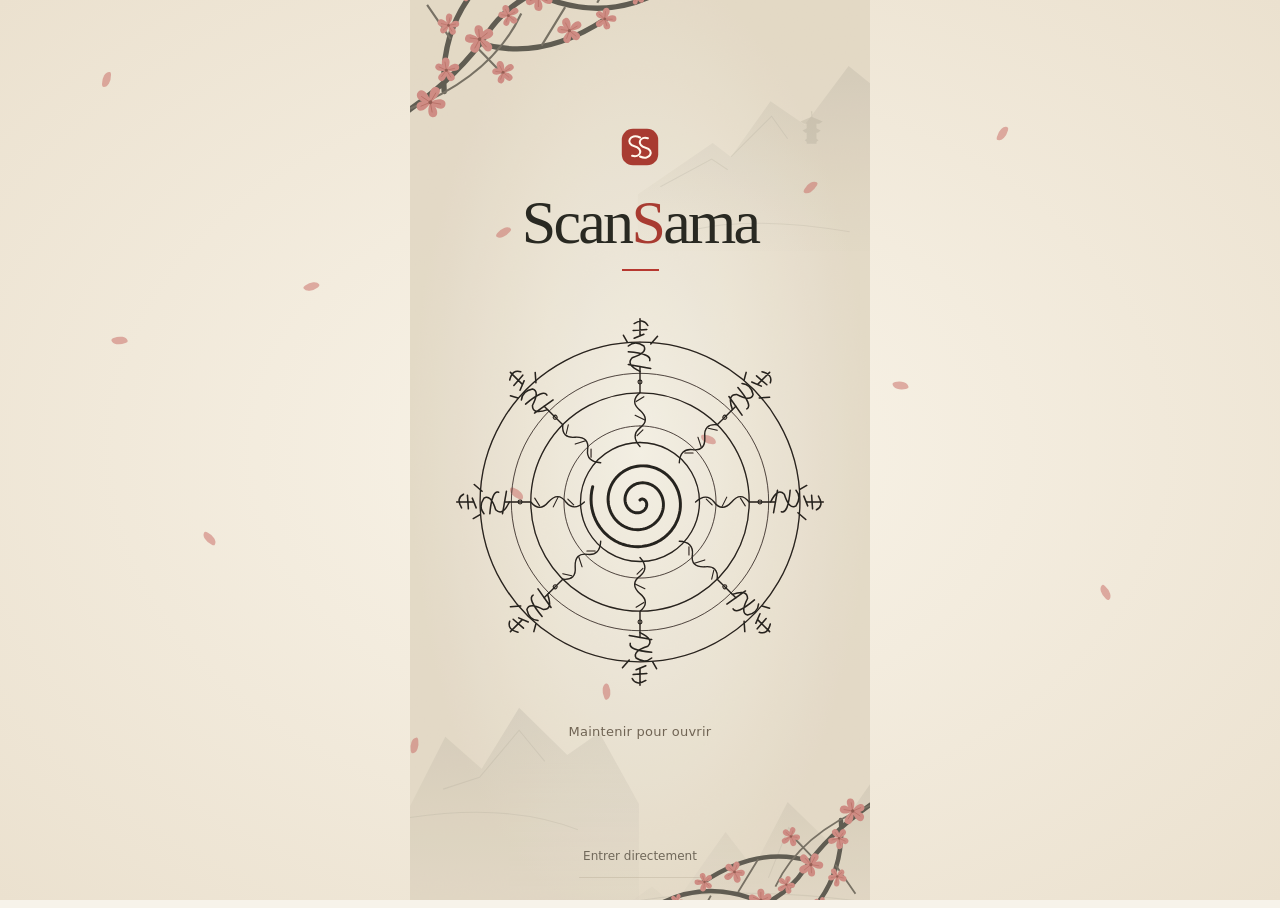
<file: index.html>
<!doctype html>
<html lang="fr"><head><meta charset="utf-8"><meta name="viewport" content="width=device-width,initial-scale=1,viewport-fit=cover"><meta name="theme-color" content="#f5efe3"><meta name="apple-mobile-web-app-capable" content="yes"><meta name="apple-mobile-web-app-title" content="ScanSama"><link rel="icon" type="image/svg+xml" href="data:image/svg+xml,%3Csvg%20xmlns%3D%22http%3A//www.w3.org/2000/svg%22%20viewBox%3D%220%200%2048%2048%22%3E%3Crect%20width%3D%2248%22%20height%3D%2248%22%20rx%3D%2214%22%20fill%3D%22%23a83b31%22/%3E%3Cg%20fill%3D%22none%22%20stroke%3D%22%23fff8ed%22%20stroke-width%3D%222.6%22%20stroke-linecap%3D%22round%22%3E%3Cpath%20d%3D%22M24%2012c-13-6-19%208-7%2011s8%2015-3%2012%22/%3E%3Cpath%20d%3D%22M34%2013c-11-3-15%209-3%2012s6%2017-7%2011%22/%3E%3C/g%3E%3C/svg%3E"><title>ScanSama · Mangas & webtoons</title>
<style>
:root{color-scheme:dark;--bg:#10131b;--panel:#1a1e2b;--ink:#f3f1fb;--muted:#a6acc1;--accent:#c4b5fd;--line:#2c3143}*{box-sizing:border-box}body{margin:0;background:var(--bg);color:var(--ink);font:16px system-ui,-apple-system,sans-serif}button,input,select{font:inherit}button,a{touch-action:manipulation}button{cursor:pointer;border:1px solid var(--line);border-radius:14px;background:var(--panel);color:var(--ink);padding:13px 18px;min-height:48px}button:hover{border-color:var(--accent)}button:disabled{opacity:.4;cursor:default}button:focus-visible,a:focus-visible,input:focus-visible,select:focus-visible{outline:3px solid var(--accent);outline-offset:3px}.primary{background:var(--accent);color:#22183d;border-color:transparent;font-weight:700}a{color:var(--accent)}[hidden]{display:none!important}.shell{max-width:1020px;margin:auto;padding:24px}.brand{font-size:13px;letter-spacing:3px;font-weight:800;display:flex;align-items:center;gap:10px}.brand b{background:var(--accent);color:#22183d;border-radius:9px;padding:7px 10px;letter-spacing:0}.hero{display:grid;grid-template-columns:180px 1fr;gap:32px;padding:36px 0 30px;align-items:center}.cover{width:100%;aspect-ratio:3/4;object-fit:cover;border-radius:18px;box-shadow:0 20px 70px #0008}.eyebrow{font-size:12px;font-weight:700;text-transform:uppercase;letter-spacing:2px;color:var(--accent)}h1{font-size:clamp(30px,5vw,52px);letter-spacing:-1.5px;line-height:1.04;margin:12px 0 16px;max-width:650px}p{line-height:1.6}.muted,small{color:var(--muted)}.badge{font-size:12px;border:1px solid var(--line);border-radius:30px;padding:5px 10px}.badges,.actions{display:flex;gap:10px;flex-wrap:wrap}.actions{margin-top:24px}.library{border-top:1px solid var(--line);padding-top:24px}h2{font-size:23px;margin:0}.section-head{display:flex;align-items:center;justify-content:space-between;gap:12px}.filters{display:flex;gap:12px;margin:20px 0}input,select{background:var(--panel);border:1px solid var(--line);color:var(--ink);border-radius:12px;padding:13px;min-width:0}input{flex:1}#chapters{display:grid;grid-template-columns:repeat(auto-fill,minmax(135px,1fr));gap:10px;max-height:570px;overflow:auto;padding:4px 4px 12px}#chapters button{text-align:left;padding:16px}#chapters button span{display:block;font-size:12px;color:var(--muted);margin-top:4px}#chapters button.active{border-color:var(--accent);background:#2c2545}#catalog-status{color:var(--muted)}.reading-head{max-width:760px;margin:auto;padding:24px 20px}.reading-head h2{margin:18px 0 8px;font-size:28px}.nav{display:flex;align-items:center;gap:8px}.nav button{flex:1;padding:12px 8px}.nav select{flex:1.2;width:0}.reading-head .nav{margin-top:22px}#reader{max-width:760px;margin:auto}figure{margin:0;padding:0;line-height:0}figure img{display:block;width:100%;height:auto;min-height:90px;background:#191e2a}figure p{padding:16px;line-height:1.5}#status{font-size:14px;color:var(--muted)}.error{color:#ffb6ab!important}footer{max-width:760px;margin:auto;padding:28px 20px max(40px,env(safe-area-inset-bottom))}.end-title{text-align:center;margin:10px 0 22px}footer small{display:block;margin-top:25px;line-height:1.7}#library-footer{max-width:1020px}#library-footer small{border-top:1px solid var(--line);padding-top:24px}body{background-image:radial-gradient(ellipse at 75% 0,#30244566,transparent 600px)}@media(max-width:520px){.shell{padding:20px}.hero{grid-template-columns:100px 1fr;gap:18px;padding:30px 0}.cover{border-radius:12px}h1{font-size:30px;letter-spacing:-.8px}.hero .eyebrow{font-size:10px;letter-spacing:1px}.badges{gap:5px}.badge{font-size:10px}.actions button{flex:1}.filters{gap:8px}select{max-width:145px}.nav select{max-width:none}#chapters{grid-template-columns:repeat(2,1fr)}.brand{font-size:11px}.reading-head{padding-top:18px}}

/* ScanSama — warm paper, ink, and vermilion. */
:root{color-scheme:light;--bg:#f5efe3;--panel:#fcf9f2;--ink:#282820;--muted:#817c70;--accent:#ac3b32;--line:#dfd6c6}body{background:#f5efe3;color:var(--ink)}body.gated{overflow:hidden}.primary{background:#ac3b32;color:#fffaf1;border:1px solid #ac3b32}button{background:#fcf9f2;border-radius:10px;color:var(--ink)}button:hover{background:#f0e7d9}button.primary:hover{background:#923228}.brand{font-family:Georgia,serif;font-size:25px;font-weight:500;letter-spacing:-.7px;justify-content:space-between;border-bottom:1px solid var(--line);padding-bottom:18px}.brand small{font:10px system-ui;letter-spacing:2px;text-transform:uppercase;color:var(--muted)}.welcome{padding:32px 0 3px}.welcome h1{font-family:Georgia,serif;font-weight:400;font-size:clamp(34px,6vw,50px);letter-spacing:-1.4px;margin:0}.welcome h1 em{color:#ac3b32;font-weight:400}.welcome p{color:var(--muted);font-size:14px;margin:12px 0}.hero{position:relative;background:#eae0cf;border:1px solid #ddd0ba;padding:24px;border-radius:14px;margin-top:24px;gap:26px;grid-template-columns:140px 1fr}.hero h1{font-family:Georgia,serif;font-weight:400;font-size:clamp(28px,4vw,42px);letter-spacing:-1px}.cover{border-radius:7px;box-shadow:0 8px 20px #51432a26}.badge{background:#f8f3e8aa;border-color:#d2c4ac}.eyebrow{color:#a23d32;letter-spacing:1.6px}.actions{margin-top:20px}.actions button{min-width:180px}input,select{background:#fcf9f2;color:var(--ink)}#chapters{gap:8px}#chapters button{background:#fcf9f2}#chapters button.active{background:#eee0d5;border-color:#ad473b}#chapters button:hover{background:#eee5d7}figure img{background:#e9dfce}.reading-head h2{font-family:Georgia,serif;font-weight:400}.error{color:#a12d27!important}.reading-head .eyebrow{margin-top:24px}a{color:#a23d32}.sr-only{position:absolute;width:1px;height:1px;padding:0;overflow:hidden;clip:rect(0,0,0,0);white-space:nowrap}
#entrance{position:fixed;inset:0;z-index:100;background:#f3ead9;isolation:isolate;overflow:hidden;min-height:100dvh;transition:opacity .75s ease,visibility .75s;touch-action:pan-y}#entrance.dismissed{opacity:0;visibility:hidden;pointer-events:none}.japan-scene{position:absolute;inset:0;width:100%;height:100%;z-index:-2}.entrance-content{height:100%;min-height:100dvh;display:flex;flex-direction:column;align-items:center;justify-content:center;padding:clamp(50px,10dvh,100px) 16px 70px;position:relative;gap:0}.scansama-wordmark{font-family:Georgia,'Times New Roman',serif;font-size:clamp(40px,10vw,62px);font-weight:400;letter-spacing:-2.7px;line-height:1.1;margin:0 0 13px}.title-stroke{width:37px;height:2px;background:#b73830}.seal-stage{width:min(88vw,390px,49dvh);aspect-ratio:1;position:relative;margin:clamp(20px,4dvh,44px) 0 25px;display:grid;place-items:center}#seal-button{padding:0;margin:0;width:100%;height:100%;border:0;border-radius:50%;background:transparent!important;position:relative;z-index:2;touch-action:none;-webkit-touch-callout:none;user-select:none;-webkit-user-select:none;outline-offset:4px}#seal-art{width:100%;height:100%;display:block;overflow:visible;filter:drop-shadow(0 0 calc(var(--power,0)*8px) #ce3b3030)}.seal-trace{stroke-dasharray:1;stroke-dashoffset:1}.entrance-instructions{text-align:center}.entrance-instructions p{font-family:Georgia,serif;font-size:20px;letter-spacing:.6px;margin:0}.tiny-divider{display:block;width:27px;height:1.5px;background:#a83c33;margin:14px auto}.entrance-instructions .seal-subtitle{font-size:12px;letter-spacing:2.5px;color:#6c6254}.enter-direct{position:absolute;z-index:4;bottom:max(15px,env(safe-area-inset-bottom));left:50%;transform:translateX(-50%);border:0;background:transparent!important;color:#70685a;font-size:11px;min-height:40px;padding:10px 18px;text-decoration:underline;text-underline-offset:4px;white-space:nowrap}.floating-petals{position:absolute;inset:0;pointer-events:none}.sakura-petal{position:absolute;left:var(--x);top:var(--y);width:9px;height:15px;border-radius:80% 15% 80% 20%;background:#c8676280;transform:rotate(var(--angle));animation:petal-rise var(--time) ease-in-out infinite alternate;animation-delay:var(--delay);animation-play-state:paused}.pressing .sakura-petal,.opening .sakura-petal{animation-play-state:running}.seal-rays{position:absolute;inset:0;pointer-events:none;opacity:var(--power,0);transition:opacity .15s}.power-ray{position:absolute;left:50%;top:50%;width:1px;height:var(--length);background:linear-gradient(transparent,#c9483b88 35%,#fff9ef,transparent);transform-origin:50% 100%;transform:translate(-50%,-100%) rotate(var(--a)) translateY(-90px);animation:power-flow 1.6s ease-in-out infinite;animation-delay:var(--delay);animation-play-state:paused;filter:drop-shadow(0 0 3px #c34c3980)}.power-ray:nth-child(even){width:2px;background:linear-gradient(transparent,#cf5c4966,#fffdf6,transparent)}.pressing .power-ray,.opening .power-ray{animation-play-state:running}.entrance-flash{position:absolute;inset:-20%;pointer-events:none;opacity:0;background:radial-gradient(ellipse,#fffaf0 8%,#fff7e9c9 40%,#e7c1a533 70%,transparent);transition:opacity .55s ease;z-index:3}.opening .entrance-flash{opacity:1}.opening #seal-art{transform:scale(1.07);transition:transform .65s ease}.opening .seal-rays{opacity:1}@keyframes petal-rise{from{translate:0 0;rotate:0deg}to{translate:26px -75px;rotate:65deg}}@keyframes power-flow{0%,100%{opacity:.25;scale:1 .7}50%{opacity:.9;scale:1 1.2}}
@media(min-width:700px){#entrance .japan-scene{left:50%;width:min(100%,460px);transform:translateX(-50%);opacity:.9}#entrance{background:radial-gradient(ellipse,#f9f4e9,#ebe1cf)}.welcome{padding-top:40px}}
@media(max-width:520px){.hero{grid-template-columns:95px 1fr;padding:20px 16px;gap:18px}.hero h1{font-size:28px}.welcome h1{font-size:36px}.brand{font-size:25px}.actions button{min-width:0}.seal-stage{margin-top:25px;margin-bottom:22px}.entrance-content{padding-top:60px}.scansama-wordmark{font-size:48px}}
@media(prefers-reduced-motion:reduce){*,*::before,*::after{scroll-behavior:auto!important}.sakura-petal,.power-ray{animation:none!important}.entrance-flash{display:none}#entrance{transition:opacity .12s}#seal-art{transition:none!important;filter:none}.opening #seal-art{transform:none}}

:root{--paper:#f6f0e5;--red:#a83b31;--soft:#ebe1d0;--ink:#282820;--muted:#837b6b;--line:#ded5c5}body{background:var(--paper)}#app-root{opacity:0;transition:opacity 1.25s ease;min-height:100dvh;padding-bottom:105px}.entered #app-root{opacity:1;transform:none}#entrance{transition:opacity 1.25s ease,visibility 1.25s}.entrance-flash{background:radial-gradient(ellipse,#fff9ee80,transparent 65%);transition:opacity .6s}.opening .entrance-flash{opacity:.45}.japan-scene{pointer-events:none}.app-header{max-width:1040px;margin:auto;padding:22px 24px 0;display:flex;justify-content:space-between;align-items:center}.app-brand{font:29px Georgia,serif;letter-spacing:-1px;color:var(--ink);text-decoration:none}.app-header small{font-size:9px;letter-spacing:2px;text-transform:uppercase}.view{max-width:1040px;margin:auto;padding:32px 24px}.view-heading{font:42px/1.04 Georgia,serif;letter-spacing:-1.4px;margin:10px 0 15px;font-weight:400}.view-heading em{color:var(--red)}.intro-line{font-size:14px;color:var(--muted);margin-top:10px}.section-title{font:25px Georgia,serif;font-weight:400;margin:32px 0 16px}.heading-row{display:flex;align-items:center;justify-content:space-between;gap:12px}.text-button{background:none;border:0;min-height:44px;padding:8px 0;color:var(--red);font-size:13px}.text-button:hover{background:none;text-decoration:underline}.eyebrow{font:10px system-ui;letter-spacing:2px}.continue-card{display:grid;grid-template-columns:115px 1fr;gap:24px;background:var(--soft);border:1px solid #ddcfb7;padding:23px;border-radius:14px;align-items:center}.continue-cover{display:block;width:100%;aspect-ratio:3/4;object-fit:cover;border-radius:6px;box-shadow:0 8px 18px #41382122}.continue-card .eyebrow{display:block;margin-bottom:8px}.continue-card .card-title-button{display:block}.continue-card h3{font:29px/1.1 Georgia,serif;font-weight:400;margin:9px 0}.continue-card p{font-size:12px;color:#736959}.card-title-button{padding:0;text-align:left;background:none!important;border:0;min-height:0;color:inherit}.continue-card .primary{font-size:13px;padding:12px 17px;min-height:44px}.continue-grid{display:grid;gap:15px}.book-grid{display:grid;grid-template-columns:repeat(auto-fill,minmax(150px,1fr));gap:25px 18px}.book-card{min-width:0}.book-open{display:block;width:100%;padding:0;border:0;background:none!important;text-align:left}.book-art{aspect-ratio:3/4;background:#e4d8c2;border-radius:7px;overflow:hidden;display:flex;align-items:center;justify-content:center;position:relative}.book-art img{width:100%;height:100%;object-fit:cover;display:block;transition:transform .3s}.book-open:hover img{transform:scale(1.025)}.book-art .initial{font:50px Georgia;color:#a5977d}.book-card h3{font:17px/1.3 Georgia;margin:10px 0 5px;font-weight:400}.book-meta{font-size:11px;color:var(--muted);line-height:1.5}.book-tools{display:flex;align-items:center;justify-content:space-between;gap:8px}.save-book{background:none;border:0;min-height:38px;padding:8px;color:var(--red);font-size:12px}.tabbar{position:fixed;left:50%;bottom:0;transform:translateX(-50%);width:min(100%,580px);display:grid;grid-template-columns:repeat(3,1fr);padding:9px 12px max(9px,env(safe-area-inset-bottom));background:#fbf8f0f5;backdrop-filter:blur(16px);border:1px solid var(--line);border-bottom:0;border-radius:20px 20px 0 0;z-index:20;box-shadow:0 -5px 30px #49341608}.nav-tab{border:0;background:transparent;display:flex;align-items:center;flex-direction:column;gap:5px;font-size:10px;padding:8px;color:#8e8779;min-height:53px}.nav-tab:hover{background:#eee4d5}.nav-tab[aria-current="page"]{color:var(--red);background:#f0e4d8}.nav-tab svg{width:22px;height:22px}.chip-row{display:flex;gap:8px;flex-wrap:wrap;margin:24px 0}.chip{border-radius:30px;font-size:12px;padding:10px 15px;min-height:38px}.chip[aria-pressed="true"]{background:var(--ink);color:#faf5e9;border-color:var(--ink)}.search-form{display:flex;gap:9px;margin:24px 0 10px}.search-form input{width:0;flex:1}.search-form button{padding:12px 17px}.search-help{font-size:12px;color:var(--muted);line-height:1.6}.status-box{padding:16px 0;color:var(--muted);font-size:13px;line-height:1.6}.empty-card{border:1px dashed #d7cab2;padding:25px;border-radius:12px;color:#7e7361;line-height:1.7;font-size:14px}.empty-card p{margin:0 0 15px}.detail-header{display:grid;grid-template-columns:140px 1fr;gap:25px;align-items:start;margin-top:25px}.detail-header h1{font:36px/1.07 Georgia;margin:12px 0 16px;letter-spacing:-1px}.detail-header img{width:100%;border-radius:7px}.detail-actions{display:flex;gap:9px;flex-wrap:wrap;margin:22px 0}.detail-actions button{font-size:13px}.genre-badges{display:flex;gap:6px;flex-wrap:wrap}.genre-badges span{border:1px solid var(--line);border-radius:30px;font-size:10px;padding:5px 9px}.synopsis{font-size:14px;line-height:1.8;color:#706758;max-width:800px}.synopsis summary{cursor:pointer;color:var(--ink);min-height:40px;padding-top:10px}.detail-progress{font-size:13px;color:var(--red);padding:16px 0;border-top:1px solid var(--line);margin:15px 0 0}#detail-chapters{display:grid;grid-template-columns:repeat(auto-fill,minmax(145px,1fr));gap:9px;margin-top:14px}#detail-chapters button{text-align:left;font-size:13px;padding:15px}#detail-chapters button small{display:block;font-size:10px;margin-top:6px;color:var(--muted)}#detail-chapters button.current{border-color:var(--red);background:#eee0d5}.reader-view{max-width:none;padding:0}#reader-top{max-width:760px;margin:auto;padding:25px 20px}#reader-top h1{font:28px Georgia;margin:20px 0 10px}#reader-pages{max-width:760px;margin:auto}#reader-footer{max-width:760px;margin:auto;padding:26px 20px 20px}.reader-nav{display:flex;gap:8px;margin-top:20px;align-items:center}.reader-nav button{flex:1;padding:12px 6px;font-size:12px}.reader-nav select{flex:1.3;width:0;max-width:none;font-size:12px}.reader-series{font-size:12px;color:var(--muted);margin:16px 0 0}.back-button{font-size:12px;background:transparent;border-color:var(--line);min-height:42px}.loading-card{padding:50px 0;color:var(--muted);line-height:1.7}.app-footnote{font-size:10px;color:var(--muted);line-height:1.7;margin-top:40px;padding-top:18px;border-top:1px solid var(--line)}.more-button{display:block;margin:28px auto 0}#toast{position:fixed;bottom:110px;left:50%;transform:translateX(-50%);background:#302d25;color:#fff8ed;padding:12px 20px;border-radius:10px;z-index:40;font-size:12px;max-width:90vw;text-align:center}.reader-mode .app-header{display:none}.reader-mode .tabbar{display:none}.reader-mode #app-root{padding-bottom:0}.small-label{color:var(--muted);font-size:11px}button:disabled{opacity:.45}.book-grid.compact{grid-template-columns:repeat(4,1fr)}
@media(max-width:600px){.app-header{padding:20px 20px 0}.view{padding:28px 20px}.view-heading{font-size:38px}.book-grid{grid-template-columns:repeat(2,minmax(0,1fr));gap:23px 16px}.book-grid.compact{grid-template-columns:repeat(2,minmax(0,1fr))}.continue-card{grid-template-columns:86px 1fr;gap:17px;padding:18px 15px}.continue-card .eyebrow{display:block;margin-bottom:8px}.continue-card .card-title-button{display:block}.continue-card h3{font-size:24px}.continue-card p{font-size:11px}.continue-card .primary{font-size:12px;padding:11px 12px}.detail-header{grid-template-columns:105px 1fr;gap:18px}.detail-header h1{font-size:29px}.detail-actions button{flex:1}.app-header small{font-size:8px;letter-spacing:1.5px}.heading-row .text-button{font-size:11px}.section-title{font-size:24px}.reader-view{padding:0}.detail-filters{display:flex;gap:8px}.detail-filters input{width:0}.detail-filters select{max-width:145px}#detail-chapters{grid-template-columns:repeat(2,minmax(0,1fr))}}
@media(prefers-reduced-motion:reduce){#app-root,#entrance{transition:opacity .15s;transform:none!important}.book-art img{transition:none}}

.explore-modes{display:flex;gap:5px;background:#e9dfce;border:1px solid #ded2bd;padding:5px;border-radius:13px;margin:26px 0}.explore-mode{flex:1;min-height:46px;font-size:13px;padding:12px;border:1px solid transparent;background:transparent;color:#7b705e}.explore-mode[aria-pressed="true"]{background:#fdf9ef;color:#9e342c;border-color:#e0d3be;box-shadow:0 2px 7px #75604a0a}.browse-heading{display:flex;align-items:center;justify-content:space-between;gap:14px;margin-top:28px}.browse-heading h2{font:27px/1.15 Georgia,serif;font-weight:400;margin:0}.browse-sort{font-size:10px;color:#918674;white-space:nowrap}.browse-index-date{font-size:10px;color:#918674;line-height:1.7;margin:24px 0 0}#browse-sentinel{height:1px;width:100%;margin-top:15px}#browse-status{padding-top:9px;padding-bottom:20px}.browse-letter{display:inline-block;font:11px Georgia,serif;color:#a43d31;min-width:18px}#browse-top{display:block;margin:8px auto 0}@media(max-width:600px){.browse-heading{align-items:flex-start}.browse-heading h2{font-size:24px;max-width:210px}.browse-sort{font-size:9px;padding-top:4px}.explore-mode{font-size:12px;padding:12px 6px}}@media(prefers-reduced-motion:reduce){#browse-top{scroll-behavior:auto}}
/* Edition 02 — ivory paper / vermilion seal / generous, quiet surfaces. */
:root{--paper:#f7f3ea;--bg:#f7f3ea;--panel:#fffcf6;--ink:#292922;--muted:#716c61;--line:#e5ddcf;--soft:#efe7d9;--red:#a83b31;--accent:#a83b31;--ease:cubic-bezier(.2,.7,.2,1)}
html{scroll-padding-bottom:110px;scrollbar-gutter:stable}body{-webkit-font-smoothing:antialiased;text-rendering:optimizeLegibility;background:var(--paper)}::selection{background:#e6c4b8;color:#292922}button,input,select{font-size:16px}button,a,input,select{-webkit-tap-highlight-color:transparent}button{min-height:46px;border-radius:14px;transition:background-color .18s,border-color .18s,color .18s,box-shadow .18s,transform .18s var(--ease)}button:active:not(:disabled){transform:scale(.975)}button:disabled{opacity:.38}a{text-underline-offset:5px}button:focus-visible,a:focus-visible,input:focus-visible,select:focus-visible,summary:focus-visible{outline:2px solid var(--red);outline-offset:4px}input,select{min-height:50px;border-radius:14px;background:#fffcf7;border-color:var(--line)}input::placeholder{color:#7c766a;opacity:1}input:focus,select:focus{border-color:var(--red)}input[type=search]{appearance:none;-webkit-appearance:none}.primary{box-shadow:0 3px 9px #a83b3110;font-weight:600}.primary:active{box-shadow:none}.status-box:empty,.detail-progress:empty{display:none}.status-box{min-height:0}.app-header{max-width:1160px;padding:28px 36px 18px;border-bottom:1px solid var(--line)}.app-brand{display:inline-flex;align-items:center;gap:11px;font-size:28px;letter-spacing:-1.25px;min-height:44px}.ss-mark{width:39px;height:39px;flex-shrink:0;color:var(--red)}.wordmark-second{color:var(--red)}.header-note{font-size:11px;color:var(--muted);letter-spacing:.6px}.entrance-monogram{margin-bottom:18px}.entrance-monogram .ss-mark{width:38px;height:38px}.entrance-content{padding-top:40px}.entrance-instructions p{font-family:system-ui;font-size:13px;letter-spacing:.25px;color:#706454}.enter-direct{font-size:12px;min-height:44px;bottom:max(22px,env(safe-area-inset-bottom))}.view{max-width:1160px;padding:44px 36px 48px}.view-heading{font-size:clamp(42px,5.5vw,64px);line-height:1.03;letter-spacing:-2px;margin:0 0 30px;max-width:800px}.view-heading em{font-weight:400}.section-title{font-size:25px;letter-spacing:-.55px;margin:38px 0 19px}.text-button{font-size:13px;min-height:44px;white-space:nowrap}.heading-row{align-items:baseline}.intro-line{margin:-14px 0 24px}.continue-grid{grid-template-columns:repeat(auto-fit,minmax(290px,1fr));gap:18px}.continue-card{position:relative;overflow:hidden;grid-template-columns:105px minmax(0,1fr);padding:27px;border:1px solid #e4d7c4;border-radius:22px;background:linear-gradient(125deg,#eee3d0,#f4ecdf);gap:24px}.continue-card h3{font-size:27px;line-height:1.16;letter-spacing:-.65px}.continue-card .primary{border-radius:12px;min-height:46px;padding:12px 18px}.continue-card p{font-size:12px;margin:10px 0 17px}.continue-card .book-art{box-shadow:0 14px 25px #47301b22;transform:rotate(-3deg);border-radius:7px}.continue-card .card-title-button{min-height:44px}.continue-card .eyebrow{font-size:9px;letter-spacing:1.7px}.book-grid,.book-grid.compact{grid-template-columns:repeat(5,minmax(0,1fr));gap:32px 22px}.book-card{position:relative}.book-open{border-radius:10px}.book-art{border-radius:10px;background:linear-gradient(145deg,#eae0ce,#f1e8d9);isolation:isolate;box-shadow:0 5px 14px #45341f0c}.book-art img{position:absolute;inset:0;opacity:0;transition:opacity .3s,transform .45s var(--ease)}.book-art.is-loaded img{opacity:1}.book-art .initial{position:absolute;inset:0;display:grid;place-items:center;font-size:48px;color:#b0a28b}.book-card h3{font:500 15px/1.4 system-ui;letter-spacing:-.25px;margin:12px 0 5px;display:-webkit-box;-webkit-line-clamp:2;-webkit-box-orient:vertical;overflow:hidden;min-height:42px}.book-meta{font-size:11px;line-height:1.6}.book-tools{min-height:20px}.save-book{position:absolute;top:8px;right:8px;width:44px;height:44px;min-height:44px;padding:12px;border-radius:50%;color:#39342d;background:#fffcf4ed;border:1px solid #ffffff90;box-shadow:0 2px 8px #0000000a}.save-book svg{width:19px;height:19px;display:block}.save-book[aria-pressed=true]{color:#fff8ed;background:var(--red);border-color:var(--red)}.save-book[aria-pressed=true] svg{fill:currentColor}.save-book:hover{background:#f2e4d1}.save-book[aria-pressed=true]:hover{background:#8d2d25}.tabbar{width:min(calc(100% - 32px),440px);bottom:max(14px,env(safe-area-inset-bottom));padding:5px;border:1px solid #ddd2c1;border-radius:24px;background:#fffcf5f5;box-shadow:0 8px 30px #37251312;backdrop-filter:blur(14px);-webkit-backdrop-filter:blur(14px)}.nav-tab{min-height:57px;border-radius:19px;padding:8px 10px;font-size:10px;font-weight:500;color:#726b60;gap:4px}.nav-tab[aria-current=page]{background:#efe3d6;color:#9c352c}.nav-tab svg{width:22px;height:22px;transition:transform .2s var(--ease)}.nav-tab[aria-current=page] svg{transform:translateY(-1px)}.chip-row{margin:22px 0;gap:8px}.chip{min-height:44px;font-size:13px;padding:10px 17px;background:transparent}.filters{margin:20px 0 28px;gap:10px}.empty-card{padding:32px;border-style:solid;border-color:var(--line);background:#fffcf780;border-radius:20px}.explore-modes{max-width:400px;margin:24px 0 34px;padding:4px;border-radius:16px;background:#eae3d7;border:0}.explore-mode{min-height:46px;border-radius:12px;font-size:14px}.explore-mode[aria-pressed=true]{border-color:#ffffff80;background:#fffcf6;box-shadow:0 2px 6px #39281208;color:var(--ink)}.browse-heading{margin-top:0}.browse-heading h2{font:24px Georgia;letter-spacing:-.5px}.browse-sort{padding:7px 10px;border:1px solid var(--line);border-radius:30px;color:var(--muted)}#browse-status{font-size:12px;margin:10px 0 24px;padding:0}.browse-index-date{font-size:11px}#browse-top{min-height:46px}.search-form{margin:0 0 22px}.search-form button{font-size:14px;border-radius:14px}.search-form input{padding-left:17px}.app-footnote{font-size:11px;margin-top:42px}.back-button{min-height:44px;padding:10px 15px;background:#fffcf580;border-radius:30px;font-size:13px}.detail-header{grid-template-columns:190px minmax(0,1fr);gap:36px;margin:32px 0}.detail-header h1{font-size:clamp(32px,4.5vw,51px);line-height:1.08;letter-spacing:-1.6px;max-width:750px}.detail-header .book-art{box-shadow:0 16px 30px #40301e16}.genre-badges{gap:7px}.genre-badges span{font-size:11px;padding:6px 11px;background:#fffcf680}.small-label{font-size:12px}.detail-actions{gap:12px;margin:28px 0 20px}.detail-actions button{min-height:50px;font-size:14px;padding:13px 22px}#detail-save[aria-pressed=true]{background:#ebe6d9;color:#565440;border-color:#d8d0be}.detail-progress{border-top:0;margin:0;padding:0 0 15px}.synopsis{border-top:1px solid var(--line);border-bottom:1px solid var(--line);padding:6px 0;max-width:none;font-size:14px}.synopsis summary{padding:14px 0;min-height:48px;list-style:none;display:flex;justify-content:space-between}.synopsis summary::-webkit-details-marker{display:none}.synopsis summary:after{content:'+';font-size:20px;line-height:20px;color:var(--red)}.synopsis[open] summary:after{content:'−'}.synopsis p{max-width:780px;margin:8px 0 20px}#detail-chapters{grid-template-columns:repeat(4,minmax(0,1fr));gap:9px}#detail-chapters button{display:flex;align-items:center;justify-content:space-between;gap:8px;min-height:62px;border-radius:12px;font-size:13px;background:#fffcf680}#detail-chapters button small{margin:0;font-size:11px}#detail-chapters button.current{border-color:#b75446;background:#f1e0d5}.loading-card{padding:65px 0;min-height:180px}.loading-card:before{content:'';display:block;width:24px;height:24px;border:2px solid var(--line);border-top-color:var(--red);border-radius:50%;margin-bottom:20px;animation:loading-spin .8s linear infinite}@keyframes loading-spin{to{transform:rotate(360deg)}}#reader-top{padding:28px 22px 20px}#reader-top h1{font-size:34px;letter-spacing:-1px}.reader-nav button,.reader-nav select{min-height:48px;font-size:13px}.reader-view{padding:0}#reader-pages{background:#ede6da}#reader-pages figure{margin:0;padding:0;border:0}#reader-pages img{display:block;margin:0;border-radius:0}#reader-footer{padding:35px 20px 110px}#reader-source,#detail-source{font-size:12px;color:var(--muted)}#reader-end{font:29px Georgia}.reader-series{font-size:13px}.reader-mode{background:#f7f3ea}#reading-dock{position:fixed;z-index:25;left:50%;bottom:max(16px,env(safe-area-inset-bottom));transform:translateX(-50%);display:flex;align-items:center;gap:5px;padding:5px;background:#fffcf6f5;border:1px solid #ddcfbb;border-radius:28px;box-shadow:0 6px 24px #30251814;backdrop-filter:blur(12px);-webkit-backdrop-filter:blur(12px)}#reading-exit{border:0;padding:0;background:none;border-radius:50%;min-height:44px;width:44px}#reading-exit .ss-mark{width:35px;height:35px;display:block;margin:auto}#reading-menu{border:0;background:transparent;display:flex;gap:13px;align-items:center;font-size:12px;padding:10px 15px;white-space:nowrap;min-height:44px}#reading-menu svg{width:16px;height:16px;transition:transform .2s}#reading-menu[aria-expanded=true] svg{transform:rotate(180deg)}#reading-progress{font-variant-numeric:tabular-nums;font-size:11px;color:var(--muted)}#reading-controls{position:fixed;z-index:24;left:50%;transform:translateX(-50%);bottom:calc(max(16px,env(safe-area-inset-bottom)) + 68px);width:min(calc(100% - 32px),420px);padding:16px;border:1px solid var(--line);border-radius:22px;background:#fffcf7;box-shadow:0 12px 40px #33261520;animation:controls-in .2s var(--ease)}.reading-controls-head{display:flex;justify-content:space-between;align-items:center;padding-left:6px;font:20px Georgia}.reading-controls-head button{border:0;background:transparent;font:25px system-ui;min-height:44px;width:44px;padding:0}#reading-controls .reader-nav{margin-top:8px}#toast{bottom:110px;box-shadow:0 4px 16px #30251820;border-radius:30px;animation:controls-in .2s var(--ease);font-size:13px}@keyframes controls-in{from{opacity:0;translate:0 7px}to{opacity:1;translate:0 0}}
@media(hover:hover) and (pointer:fine){.book-open:hover img{transform:scale(1.045)}.book-open:hover h3{color:var(--red)}.primary:hover{box-shadow:0 5px 16px #a83b3120}.back-button:hover{border-color:#b9a98d}}@media(hover:none){.book-open:hover img{transform:none}button:hover{background:var(--panel)}button.primary:hover{background:var(--red)}.nav-tab:hover{background:transparent}.nav-tab[aria-current=page]:hover{background:#efe3d6}}
@media(min-width:900px){#home-view .view-heading{margin-top:12px}.continue-grid:has(>.continue-card:only-child){max-width:760px}.continue-grid>.continue-card:only-child{grid-template-columns:140px minmax(0,1fr);padding:32px 36px;gap:32px}.continue-grid>.continue-card:only-child h3{font-size:38px;max-width:450px}.book-grid.compact{grid-template-columns:repeat(4,minmax(0,1fr))}}
@media(max-width:800px){.book-grid{grid-template-columns:repeat(4,minmax(0,1fr))}.book-grid.compact{grid-template-columns:repeat(4,minmax(0,1fr))}#detail-chapters{grid-template-columns:repeat(3,minmax(0,1fr))}.view{padding:32px 24px}.app-header{padding:22px 24px 17px}}
@media(max-width:600px){.app-header{padding:18px 20px 16px}.app-brand{font-size:26px;gap:9px}.app-brand .ss-mark{width:34px;height:34px}.header-note{font-size:9px;letter-spacing:0}.view{padding:32px 20px 40px}.view-heading{font-size:46px;letter-spacing:-1.7px;margin-bottom:25px}.section-title{font-size:24px;margin-top:30px}.book-grid,.book-grid.compact{grid-template-columns:repeat(2,minmax(0,1fr));gap:25px 17px}.book-card h3{font-size:14px;min-height:40px}.save-book{top:6px;right:6px}.continue-grid{grid-template-columns:minmax(0,1fr)}.continue-card{grid-template-columns:90px minmax(0,1fr);padding:23px 19px;gap:21px;border-radius:18px}.continue-card h3{font-size:25px}.continue-card p{font-size:11px}.continue-card .primary{font-size:13px;padding:11px 15px}.explore-modes{max-width:none;margin-bottom:28px}.explore-mode{font-size:14px}.browse-heading h2{font-size:23px;max-width:none}.browse-sort{padding:6px 10px}.detail-header{grid-template-columns:112px minmax(0,1fr);gap:22px;margin:28px 0}.detail-header h1{font-size:30px;letter-spacing:-.8px;margin-top:10px}.detail-header .eyebrow{font-size:9px}.genre-badges span{font-size:10px;padding:5px 8px}.detail-actions{gap:9px}.detail-actions button{flex:1;padding:12px 10px;font-size:13px}.detail-filters input{width:0}.detail-filters select{max-width:155px}#detail-chapters{grid-template-columns:repeat(2,minmax(0,1fr));gap:8px}#detail-chapters button{padding:13px 12px}.reader-view{padding:0}.scansama-wordmark{font-size:48px}.seal-stage{margin-top:24px;margin-bottom:18px}.entrance-monogram{margin-bottom:14px}#toast{max-width:calc(100vw - 40px)}}
@media(max-width:360px){.header-note{display:none}.view{padding-left:16px;padding-right:16px}.detail-header{grid-template-columns:90px minmax(0,1fr);gap:16px}.detail-header h1{font-size:26px}.continue-card{grid-template-columns:75px minmax(0,1fr);gap:16px}.continue-card h3{font-size:23px}.reader-nav button,.reader-nav select{font-size:11px}}
@media(prefers-reduced-motion:reduce){*,*::before,*::after{animation:none!important;transition-duration:.01ms!important;scroll-behavior:auto!important}.book-open:hover img{transform:none}#app-root,#entrance{transition:opacity .15s!important}}


/* Reading comfort and robust interaction states. */
.reading-top{display:flex;align-items:center;justify-content:center;gap:9px;width:100%;min-height:46px;margin:12px 0 10px;background:#f2ebdf;border:0;font-size:13px}.reading-top svg{width:19px;height:19px}.reading-top:hover{background:#e9dfce}.loading-card.has-error:before{animation:none;border:0;width:auto;height:auto;content:'Service indisponible';color:var(--red);font-weight:600;font-size:14px}.reader-load-status{min-height:24px;margin:16px 0 0;padding:0}.reader-load-status:empty{display:block;visibility:hidden}.book-open h3{overflow-wrap:anywhere}.detail-header h1{overflow-wrap:anywhere}.book-open:focus-visible{outline-offset:5px}.save-book:focus-visible{outline-offset:3px;outline-color:#292922}.reading-controls-head{gap:12px}#reading-close{flex-shrink:0}#reading-controls{max-height:calc(100dvh - 110px);overflow-y:auto;overscroll-behavior:contain}#reading-top:focus-visible{outline-offset:2px}.reader-nav select{font-size:16px}#detail-content{animation:detail-arrive .24s var(--ease)}@keyframes detail-arrive{from{opacity:0;translate:0 5px}to{opacity:1;translate:0 0}}.enter-direct{text-decoration:none;border-bottom:1px solid #a99b8650;border-radius:0;padding:10px 4px}.enter-direct:focus-visible{outline-offset:3px}.pressing .entrance-instructions{opacity:.45;transition:opacity .25s}.entrance-instructions{transition:opacity .25s}.continue-card .primary{white-space:nowrap}.detail-filters,.filters{align-items:center}.filters input{width:0;min-width:0}.filters select{flex-shrink:0;max-width:45%}
@media(max-width:600px){.reader-nav{gap:6px}.reader-nav select{padding-left:7px;padding-right:4px;font-size:16px}.reader-nav button{min-width:0}.reader-controls-head{font-size:18px}}
@media(max-height:650px){.entrance-content{padding-top:20px;padding-bottom:65px}.entrance-monogram{display:none}.scansama-wordmark{font-size:38px;margin-bottom:8px}.seal-stage{width:min(70vw,310px,48dvh);margin:15px 0 12px}.enter-direct{bottom:max(10px,env(safe-area-inset-bottom))}}
@media(prefers-reduced-motion:reduce){#detail-content{animation:none}.entrance-instructions{transition:none}}
#library-reset{margin-right:8px;margin-bottom:8px;font-size:14px}.empty-card .primary{font-size:14px}

/* Hands-free reading: a single explicit play/pause action and five remembered speeds. */
.auto-scroll-panel{border-top:1px solid var(--line);border-bottom:1px solid var(--line);margin:8px 0 14px;padding:17px 2px 14px}.auto-scroll-heading{display:flex;align-items:center;justify-content:space-between;gap:12px}.auto-scroll-heading label{font-size:13px;font-weight:500}.auto-scroll-heading output{font-size:11px;color:var(--muted);white-space:nowrap;font-variant-numeric:tabular-nums}#auto-speed{display:block;width:100%;min-height:44px;margin:8px 0 0;padding:0;border:0;background:transparent;accent-color:var(--red);cursor:pointer;touch-action:pan-y;-webkit-appearance:none;appearance:none}#auto-speed::-webkit-slider-runnable-track{height:5px;border-radius:5px;background:linear-gradient(to right,var(--red) var(--range-fill,25%),#e3d8c7 var(--range-fill,25%))}#auto-speed::-webkit-slider-thumb{-webkit-appearance:none;width:25px;height:25px;border-radius:50%;margin-top:-10px;background:#fffcf6;border:2px solid var(--red);box-shadow:0 2px 7px #4c2c1918}#auto-speed::-moz-range-track{height:5px;background:#e3d8c7;border-radius:5px}#auto-speed::-moz-range-progress{height:5px;background:var(--red);border-radius:5px}#auto-speed::-moz-range-thumb{width:22px;height:22px;background:#fffcf6;border:2px solid var(--red);border-radius:50%}.auto-speed-labels{display:flex;justify-content:space-between;font-size:10px;color:var(--muted);margin-top:-2px}#auto-toggle{display:block;width:100%;min-height:44px;margin-top:15px;font-size:13px}#auto-status{font-size:10px;line-height:1.5;color:var(--muted);margin:10px 0 0;text-align:center}#auto-quick-pause{border:0;border-radius:50%;width:44px;min-height:44px;padding:11px;background:var(--red);color:#fff8ed}#auto-quick-pause svg{display:block;width:22px;height:22px}.auto-running #reading-menu{color:var(--red)}
/* Two universes, one diagonal. Clipped surfaces retain full keyboard buttons. */
body.portal-mode{overflow:hidden}#universe-gate{position:fixed;inset:0;z-index:60;isolation:isolate;background:#15131b;opacity:0;transition:opacity 1.25s ease;min-height:100dvh}.entered #universe-gate{opacity:1}#universe-gate.closing{opacity:0;pointer-events:none;transition:opacity .8s ease}.portal-mode #app-root{opacity:0!important;pointer-events:none}.universe-choice{position:absolute;inset:0;width:100%;height:100%;padding:0;border:0;border-radius:0;overflow:hidden;isolation:isolate;color:#fff8ec;background:transparent!important;text-align:left;transition:none;touch-action:manipulation}.universe-choice:active:not(:disabled){transform:none}.universe-read{clip-path:polygon(0 0,100% 0,0 100%);z-index:2}.universe-watch{clip-path:polygon(100% 0,100% 100%,0 100%);z-index:1}.choice-art,.choice-shade{position:absolute;inset:0;pointer-events:none}.choice-art{background-repeat:no-repeat;background-size:cover;transition:transform 1s cubic-bezier(.16,1,.3,1),filter .6s ease}.universe-read .choice-art{background-image:url('./portal-read.svg');background-position:35% 22%;transform-origin:25% 25%;filter:saturate(0)}.universe-watch .choice-art{background-image:url('./portal-watch.svg');background-position:66% 70%;transform-origin:75% 75%}.universe-read .choice-shade{background:linear-gradient(140deg,#1716119c,transparent 58%),linear-gradient(0deg,#17161166,transparent 65%)}.universe-watch .choice-shade{background:linear-gradient(0deg,#140c29d9,transparent 72%),linear-gradient(100deg,transparent 40%,#18112e33)}.choice-label{position:absolute;z-index:3;display:flex;flex-direction:column;gap:10px;pointer-events:none;filter:drop-shadow(0 2px 10px #0005)}.universe-read .choice-label{left:9%;top:17%}.universe-watch .choice-label{right:8%;bottom:max(10%,calc(env(safe-area-inset-bottom) + 36px));text-align:right}.choice-brand{font:12px system-ui;letter-spacing:3px;text-transform:uppercase}.choice-action{display:flex;align-items:center;gap:22px;font:clamp(52px,9vw,112px)/1 Georgia,serif;letter-spacing:-3px}.choice-action svg{width:35px;height:35px;flex-shrink:0;transition:translate .4s var(--ease)}.universe-watch .choice-action{justify-content:flex-end}.universe-seam{position:absolute;inset:0;pointer-events:none;z-index:4;clip-path:polygon(99.5% 0,100% 0,.5% 100%,0 100%);background:#f7f0e2;box-shadow:0 0 30px white}.universe-choice:focus-visible{outline:none}.universe-choice:focus-visible .choice-label{outline:2px solid #fff8ed;outline-offset:16px;border-radius:5px}.universe-choice:focus-visible .choice-art{filter:brightness(1.12)}.universe-watch:focus-visible .choice-art{filter:brightness(1.12)}.change-universe{display:grid;place-items:center;width:44px;min-height:44px;border-radius:50%;padding:11px;background:transparent;border:1px solid var(--line);color:var(--muted)}.change-universe svg{width:21px;height:21px}.anime-mode{background:#100d1d;color:#fff8f1}.anime-mode #app-root{padding:0}.anime-mode .app-header,.anime-mode .tabbar{display:none}.anime-view{position:relative;isolation:isolate;min-height:100dvh;max-width:none;overflow:hidden;padding:26px max(24px,calc((100vw - 1100px)/2))}.anime-wallpaper{position:absolute;inset:0;z-index:-2;background:linear-gradient(90deg,#100d1ded,#100d1d33),linear-gradient(0deg,#100d1d,transparent 75%),url('./portal-watch.svg') 70% 50%/cover no-repeat}.anime-top{display:flex;justify-content:space-between;align-items:center;gap:20px}.anime-top span{font-size:10px;text-transform:uppercase;letter-spacing:3px;color:#e3d6f6}.anime-top .back-button{background:#100d1d66;color:#fff8f1;border-color:#ffffff30}.anime-intro{padding:clamp(100px,20vh,190px) 0 100px;max-width:800px}.anime-kicker{font-size:10px;letter-spacing:3px;text-transform:uppercase;color:#e6d6f2}.anime-intro h1{font:clamp(64px,12vw,136px)/1 Georgia;letter-spacing:-5px;color:#fff8f1;margin:22px 0;max-width:none}.anime-intro h1 span{color:#cbb5ff}.anime-intro p{font-size:16px;color:#e5d9ef;margin-bottom:35px}.anime-read{display:flex;align-items:center;gap:18px;font-size:13px;color:#fff8f1;background:#ffffff12;border-color:#ffffff30;backdrop-filter:blur(8px)}.anime-read svg{width:20px;height:20px}.anime-read:hover{background:#ffffff24}
@media(hover:hover) and (pointer:fine){.universe-choice:hover .choice-art{transform:scale(1.04)}.universe-choice:hover .choice-action svg{translate:6px 0}.universe-choice:hover .choice-brand{letter-spacing:3.6px}}
@media(max-width:600px){.universe-read .choice-art{background-size:auto 70%;background-position:36% 0;background-color:#e8dfd0}.universe-watch .choice-art{background-size:auto 72%;background-position:65% 100%;background-color:#40305e}.universe-read .choice-label{left:8%;top:max(11%,calc(env(safe-area-inset-top) + 30px))}.universe-watch .choice-label{right:7%;bottom:max(8%,calc(env(safe-area-inset-bottom) + 30px))}.choice-action{font-size:clamp(50px,15vw,72px);letter-spacing:-2px;gap:14px}.choice-action svg{width:26px;height:26px}.choice-brand{font-size:10px;letter-spacing:2.5px}.universe-seam{clip-path:polygon(99% 0,100% 0,1% 100%,0 100%)}.anime-view{padding:24px 22px}.anime-wallpaper{background-position:center,center,65% 50%;background-image:linear-gradient(0deg,#100d1df5,transparent 90%),linear-gradient(90deg,#100d1d88,transparent),url('./portal-watch.svg')}.anime-intro{padding-top:42dvh;padding-bottom:60px}.anime-intro h1{font-size:76px;letter-spacing:-3px}.anime-kicker{font-size:9px}.anime-intro p{font-size:14px}}
@media(max-height:500px){.choice-action{font-size:56px}.universe-read .choice-label{top:16%}.universe-watch .choice-label{bottom:12%}.anime-intro{padding-top:65px}.anime-intro h1{font-size:76px}.anime-wallpaper{background-position:70% 30%}}
@media(prefers-reduced-motion:reduce){#universe-gate,#universe-gate.closing{transition:opacity .15s}.choice-art,.choice-action svg{transition:none}.universe-choice:hover .choice-art{transform:none}}
.universe-watch .choice-art{inset:20% 0 0;background-position:66% 0;mask-image:linear-gradient(transparent,#000 14%);-webkit-mask-image:linear-gradient(transparent,#000 14%)}@media(max-width:600px){.universe-watch .choice-art{inset:0;background-position:65% 100%;mask-image:none;-webkit-mask-image:none}}

/* Portrait artwork covers every pixel; labels share a locally embedded calligraphic face. */
@font-face{font-family:ScanSamaCalligraphy;src:url([data-uri]) format('woff');font-style:normal;font-weight:400;font-display:swap}
#universe-gate{min-height:0;height:100%;height:100dvh}.universe-choice{height:100%}.choice-action{font-family:ScanSamaCalligraphy,'Snell Roundhand','Apple Chancery',Georgia,serif;font-weight:400;font-size:clamp(82px,10vw,132px);letter-spacing:0;line-height:1.12;gap:26px}.choice-brand{font-size:10px;letter-spacing:3.5px}.choice-label{gap:9px}.choice-action svg{width:28px;height:28px;margin-top:12px}.universe-choice:focus-visible .choice-label{outline:0;border:0;border-radius:0}.universe-choice:focus-visible .choice-action{text-decoration:underline;text-decoration-thickness:1px;text-underline-offset:.12em}#universe-gate:focus{outline:none}.choice-action{color:#fff9ec;text-shadow:0 2px 22px #0008}.universe-watch .choice-shade{background:linear-gradient(0deg,#100820cc,transparent 60%)}
@media(max-width:700px) and (orientation:portrait){.universe-read .choice-art,.universe-watch .choice-art{inset:0;background-size:cover;background-repeat:no-repeat;background-position:center;mask-image:none;-webkit-mask-image:none}.universe-read .choice-art{background-image:url('./portal-read-portrait.svg')}.universe-watch .choice-art{background-image:url('./portal-watch-portrait.svg?v=2')}.universe-read .choice-label{left:8%;top:max(10%,calc(env(safe-area-inset-top) + 30px))}.universe-watch .choice-label{right:8%;bottom:max(9%,calc(env(safe-area-inset-bottom) + 24px))}.choice-action{font-size:clamp(64px,19vw,102px);gap:18px}.choice-brand{font-size:9px;letter-spacing:3px}.choice-action svg{width:24px;height:24px;margin-top:10px}.universe-read .choice-shade{background:linear-gradient(150deg,#14120ed9,transparent 42%),linear-gradient(0deg,#14120e20,transparent 65%)}.universe-seam{clip-path:polygon(99.4% 0,100% 0,.6% 100%,0 100%)}}
@media(prefers-reduced-motion:reduce){.choice-action{transition:none}}
</style></head><body class="gated"><section id="entrance" aria-label="Entrée de ScanSama"><svg class="japan-scene" viewBox="0 0 430 900" preserveAspectRatio="xMidYMid slice" aria-hidden="true"><defs>
<linearGradient id="mountain-fade" x2="0" y2="1"><stop stop-color="#666459" stop-opacity=".2"/><stop offset="1" stop-color="#999283" stop-opacity=".02"/></linearGradient>
<radialGradient id="paper-light"><stop stop-color="#fffdf5"/><stop offset="1" stop-color="#eae0ce"/></radialGradient>
<filter id="paper-grain"><feTurbulence baseFrequency=".6" numOctaves="3" seed="4" type="fractalNoise"/><feColorMatrix type="saturate" values="0"/><feComponentTransfer><feFuncA type="linear" slope=".09"/></feComponentTransfer><feBlend in="SourceGraphic" mode="multiply"/></filter>
<g id="flower"><path d="M0 0C-13-5-17-19-7-22C1-24 5-10 0 0C2-12 15-22 20-13C25-5 10 0 0 0C13-1 24 8 16 15C9 21 0 9 0 0C7 13 0 26-8 20C-15 15-6 4 0 0C-12 9-25 4-20-5C-16-12-4-6 0 0" fill="#ce7672"/><path d="M-7-14L0 0 14-8M12 10L0 0-5 14M-15-2L0 0" fill="none" stroke="#9e3a36" stroke-width=".8"/><circle r="2.8" fill="#7e3630"/></g>
<g id="branch"><path d="M-20 130Q43 90 72 46T170-9M32 100Q28 44 62 3M66 55Q123 72 183 32M110 5Q179 40 240 3" stroke="#34332d" stroke-width="5" fill="none" stroke-linecap="round"/><path d="M0 116Q77 85 104 27M62 58L90 87M123 57L145 21M38 51L16 19M175 17L191-12" fill="none" stroke="#555047" stroke-width="2"/>
<use href="#flower" transform="translate(34 80) scale(.52) rotate(17)"/><use href="#flower" transform="translate(65 51) scale(.62) rotate(78)"/><use href="#flower" transform="translate(92 29) scale(.45)"/><use href="#flower" transform="translate(120 12) scale(.57) rotate(50)"/><use href="#flower" transform="translate(149 43) scale(.54)"/><use href="#flower" transform="translate(182 32) scale(.46) rotate(33)"/><use href="#flower" transform="translate(212 11) scale(.36)"/><use href="#flower" transform="translate(36 38) scale(.46) rotate(-50)"/><use href="#flower" transform="translate(54 7) scale(.4)"/><use href="#flower" transform="translate(19 110) scale(.65) rotate(-30)"/><use href="#flower" transform="translate(87 82) scale(.48)"/>
</g></defs>
<path fill="url(#paper-light)" d="M0 0H430V900H0Z"/>
<g opacity=".75" fill="url(#mountain-fade)"><path d="M213 211L283 163 300 176 337 124 369 146 410 91 452 125V264H213Z"/><path d="M0 783L33 718 67 748 102 691 147 735 177 714 214 781V900H0Z"/><path d="M168 900L226 858 247 875 295 807 321 841 353 779 392 817 440 748V900Z"/></g>
<g fill="none" stroke="#868477" opacity=".18" stroke-width="1"><path d="M234 204L282 178 297 188M300 176L338 138 353 159M335 850L354 803 370 824M31 767L65 756 102 712 126 741"/><path d="M265 244Q322 231 411 246M-20 797Q86 777 157 805M188 876Q292 854 430 873"/></g>
<g fill="#6d6a5f" opacity=".18" transform="translate(365 143) scale(.65)"><path d="M0 0L16-7 32 0 27 3H5ZM3 13L16 6 29 13 25 16H7ZM6 27L16 20 26 27 23 29H9Z"/><path d="M9 0H23V32H9ZM15-15H17V0Z"/></g>
<use href="#branch" transform="translate(0 15)"/><use href="#branch" transform="translate(430 881) rotate(180) scale(.85)"/>
<path d="M0 0H430V900H0Z" fill="#c6bba1" opacity=".2" filter="url(#paper-grain)"/>
</svg><div class="floating-petals" aria-hidden="true"><i class="sakura-petal" style="--x:8%;--y:8%;--angle:0deg;--time:2.5s;--delay:0.0s"></i><i class="sakura-petal" style="--x:39%;--y:25%;--angle:39deg;--time:3.0s;--delay:-0.37s"></i><i class="sakura-petal" style="--x:70%;--y:42%;--angle:78deg;--time:3.5s;--delay:-0.74s"></i><i class="sakura-petal" style="--x:16%;--y:59%;--angle:117deg;--time:4.0s;--delay:-1.1099999999999999s"></i><i class="sakura-petal" style="--x:47%;--y:76%;--angle:156deg;--time:2.5s;--delay:-1.48s"></i><i class="sakura-petal" style="--x:78%;--y:14%;--angle:195deg;--time:3.0s;--delay:-1.85s"></i><i class="sakura-petal" style="--x:24%;--y:31%;--angle:234deg;--time:3.5s;--delay:-2.2199999999999998s"></i><i class="sakura-petal" style="--x:55%;--y:48%;--angle:273deg;--time:4.0s;--delay:-2.59s"></i><i class="sakura-petal" style="--x:86%;--y:65%;--angle:312deg;--time:2.5s;--delay:-2.96s"></i><i class="sakura-petal" style="--x:32%;--y:82%;--angle:351deg;--time:3.0s;--delay:-3.33s"></i><i class="sakura-petal" style="--x:63%;--y:20%;--angle:390deg;--time:3.5s;--delay:-3.7s"></i><i class="sakura-petal" style="--x:9%;--y:37%;--angle:429deg;--time:4.0s;--delay:-4.07s"></i><i class="sakura-petal" style="--x:40%;--y:54%;--angle:468deg;--time:2.5s;--delay:-4.4399999999999995s"></i></div><div class="entrance-content"><div class="entrance-monogram"><svg class="ss-mark" viewBox="0 0 48 48" fill="none" aria-hidden="true"><rect x="1" y="1" width="46" height="46" rx="14" fill="currentColor"/><g stroke="#fff8ed" stroke-width="2.6" stroke-linecap="round"><path d="M24 12c-13-6-19 8-7 11s8 15-3 12"/><path d="M34 13c-11-3-15 9-3 12s6 17-7 11"/></g></svg></div><h1 class="scansama-wordmark">Scan<span class="wordmark-second">S</span>ama</h1><span class="title-stroke" aria-hidden="true"></span><div class="seal-stage"><div class="seal-rays" aria-hidden="true"><i class="power-ray" style="--a:0.0deg;--length:80px;--delay:-0.0s"></i><i class="power-ray" style="--a:22.5deg;--length:97px;--delay:-0.35s"></i><i class="power-ray" style="--a:45.0deg;--length:114px;--delay:-0.7s"></i><i class="power-ray" style="--a:67.5deg;--length:131px;--delay:-1.0499999999999998s"></i><i class="power-ray" style="--a:90.0deg;--length:80px;--delay:-1.4s"></i><i class="power-ray" style="--a:112.5deg;--length:97px;--delay:-0.0s"></i><i class="power-ray" style="--a:135.0deg;--length:114px;--delay:-0.35s"></i><i class="power-ray" style="--a:157.5deg;--length:131px;--delay:-0.7s"></i><i class="power-ray" style="--a:180.0deg;--length:80px;--delay:-1.0499999999999998s"></i><i class="power-ray" style="--a:202.5deg;--length:97px;--delay:-1.4s"></i><i class="power-ray" style="--a:225.0deg;--length:114px;--delay:-0.0s"></i><i class="power-ray" style="--a:247.5deg;--length:131px;--delay:-0.35s"></i><i class="power-ray" style="--a:270.0deg;--length:80px;--delay:-0.7s"></i><i class="power-ray" style="--a:292.5deg;--length:97px;--delay:-1.0499999999999998s"></i><i class="power-ray" style="--a:315.0deg;--length:114px;--delay:-1.4s"></i><i class="power-ray" style="--a:337.5deg;--length:131px;--delay:-0.0s"></i></div><button id="seal-button" aria-label="Maintenir pour ouvrir ScanSama" aria-describedby="seal-hint"><svg id="seal-art" viewBox="0 0 400 400" aria-hidden="true"><defs><filter id="red-aura" x="-50%" y="-50%" width="200%" height="200%"><feGaussianBlur stdDeviation="2"/></filter></defs><g fill="none" stroke="#24241f" stroke-linecap="round" stroke-linejoin="round"><path d="M200.00,198.00 L200.20,197.76 L200.44,197.55 L200.71,197.36 L201.03,197.20 L201.37,197.08 L201.75,197.00 L202.15,196.97 L202.56,196.98 L202.99,197.05 L203.43,197.16 L203.87,197.34 L204.30,197.57 L204.72,197.85 L205.12,198.19 L205.50,198.59 L205.84,199.04 L206.15,199.54 L206.41,200.08 L206.62,200.67 L206.78,201.29 L206.87,201.95 L206.90,202.63 L206.87,203.34 L206.76,204.05 L206.57,204.78 L206.31,205.50 L205.98,206.21 L205.56,206.90 L205.07,207.56 L204.50,208.19 L203.87,208.78 L203.16,209.32 L202.39,209.80 L201.55,210.21 L200.66,210.55 L199.73,210.82 L198.75,210.99 L197.74,211.08 L196.71,211.08 L195.66,210.97 L194.60,210.77 L193.55,210.46 L192.51,210.05 L191.49,209.53 L190.51,208.92 L189.57,208.20 L188.68,207.38 L187.86,206.48 L187.11,205.48 L186.45,204.40 L185.87,203.25 L185.40,202.03 L185.03,200.75 L184.78,199.43 L184.65,198.06 L184.64,196.67 L184.76,195.26 L185.00,193.84 L185.39,192.44 L185.90,191.05 L186.55,189.70 L187.32,188.39 L188.23,187.14 L189.25,185.96 L190.40,184.87 L191.65,183.86 L193.01,182.96 L194.46,182.18 L195.99,181.52 L197.60,181.00 L199.27,180.62 L200.99,180.38 L202.74,180.30 L204.51,180.38 L206.30,180.62 L208.07,181.02 L209.82,181.59 L211.53,182.32 L213.19,183.21 L214.79,184.25 L216.30,185.45 L217.71,186.79 L219.01,188.27 L220.18,189.88 L221.22,191.60 L222.11,193.42 L222.85,195.34 L223.41,197.34 L223.80,199.40 L224.00,201.51 L224.02,203.65 L223.84,205.80 L223.47,207.95 L222.91,210.08 L222.15,212.18 L221.20,214.21 L220.06,216.17 L218.74,218.04 L217.24,219.80 L215.58,221.44 L213.76,222.93 L211.80,224.27 L209.71,225.45 L207.50,226.44 L205.20,227.23 L202.81,227.83 L200.35,228.21 L197.86,228.38 L195.33,228.32 L192.80,228.04 L190.28,227.53 L187.80,226.79 L185.37,225.83 L183.02,224.65 L180.77,223.25 L178.63,221.64 L176.62,219.84 L174.77,217.85 L173.08,215.69 L171.59,213.37 L170.29,210.91 L169.21,208.32 L168.36,205.62 L167.75,202.84 L167.38,200.00 L167.26,197.11 L167.40,194.20 L167.79,191.30 L168.45,188.42 L169.37,185.59 L170.54,182.83 L171.97,180.17 L173.63,177.62 L175.53,175.22 L177.64,172.97 L179.96,170.91 L182.48,169.05 L185.16,167.41 L188.00,166.00 L190.97,164.84 L194.06,163.94 L197.23,163.31 L200.47,162.97 L203.74,162.91 L207.03,163.14 L210.31,163.66 L213.55,164.48 L216.72,165.59 L219.81,166.98 L222.78,168.65 L225.60,170.59 L228.26,172.78 L230.74,175.22 L233.00,177.88 L235.03,180.74 L236.81,183.80 L238.32,187.01 L239.56,190.37 L240.49,193.85 L241.12,197.41 L241.43,201.04 L241.42,204.70 L241.09,208.37 L240.43,212.02 L239.45,215.62 L238.14,219.13 L236.52,222.54 L234.60,225.81 L232.38,228.91 L229.88,231.82 L227.12,234.51 L224.12,236.97 L220.89,239.16 L217.47,241.07 L213.87,242.68 L210.12,243.97 L206.25,244.93 L202.29,245.55 L198.27,245.82 L194.22,245.74 L190.17,245.29 L186.16,244.49 L182.21,243.33 L178.36,241.81 L174.64,239.96 L171.08,237.77 L167.71,235.26 L164.56,232.46 L161.65,229.37 L159.01,226.01 L156.66,222.43 L154.63,218.62 L152.94,214.64 L151.60,210.50 L150.62,206.24 L150.02,201.89 L149.80,197.47 L149.97,193.04 L150.54,188.62 L151.50,184.24" stroke-width="3"/><path d="M200 139a61 61 0 1 1-.01 0" stroke-width="1.35"/><path d="M200 122a78 78 0 1 1-.01 0" stroke-width="0.8"/><path d="M200 88a112 112 0 1 1-.01 0" stroke-width="1.35"/><path d="M200 68a132 132 0 1 1-.01 0" stroke-width="0.8"/><path d="M200 36a164 164 0 1 1-.01 0" stroke-width="1.35"/><path d="M200 143Q190 132 200 124Q211 116 200 106Q189 97 200 88L200 61" stroke-width="1.4" transform="rotate(0 200 200)"/><path d="M197 132L203 126M195 111L205 116M196 97L204 92" stroke-width="1.1" transform="rotate(0 200 200)"/><path d="M200 66Q185 59 192 52Q208 47 204 40Q195 34 188 40M188 46Q212 48 210 55M188 59L211 63M194 32L204 28M200 29L200 12M194 17Q204 11 208 19M193 24L207 23M187 36L183 29M211 38L218 30" stroke-width="1.55" transform="rotate(0 200 200)"/><path d="M198 77a2 2 0 1 1 4 0a2 2 0 1 1-4 0" stroke-width="1.1" transform="rotate(0 200 200)"/><path d="M200 143Q190 132 200 124Q211 116 200 106Q189 97 200 88L200 61" stroke-width="1.4" transform="rotate(45 200 200)"/><path d="M197 132L203 126M195 111L205 116M196 97L204 92" stroke-width="1.1" transform="rotate(45 200 200)"/><path d="M200 66Q185 59 192 52Q208 47 204 40Q195 34 188 40M188 46Q212 48 210 55M188 59L211 63M194 32L204 28M200 29L200 12M194 17Q204 11 208 19M193 24L207 23M187 36L183 29M211 38L218 30" stroke-width="1.55" transform="rotate(45 200 200)"/><path d="M198 77a2 2 0 1 1 4 0a2 2 0 1 1-4 0" stroke-width="1.1" transform="rotate(45 200 200)"/><path d="M200 143Q190 132 200 124Q211 116 200 106Q189 97 200 88L200 61" stroke-width="1.4" transform="rotate(90 200 200)"/><path d="M197 132L203 126M195 111L205 116M196 97L204 92" stroke-width="1.1" transform="rotate(90 200 200)"/><path d="M200 66Q185 59 192 52Q208 47 204 40Q195 34 188 40M188 46Q212 48 210 55M188 59L211 63M194 32L204 28M200 29L200 12M194 17Q204 11 208 19M193 24L207 23M187 36L183 29M211 38L218 30" stroke-width="1.55" transform="rotate(90 200 200)"/><path d="M198 77a2 2 0 1 1 4 0a2 2 0 1 1-4 0" stroke-width="1.1" transform="rotate(90 200 200)"/><path d="M200 143Q190 132 200 124Q211 116 200 106Q189 97 200 88L200 61" stroke-width="1.4" transform="rotate(135 200 200)"/><path d="M197 132L203 126M195 111L205 116M196 97L204 92" stroke-width="1.1" transform="rotate(135 200 200)"/><path d="M200 66Q185 59 192 52Q208 47 204 40Q195 34 188 40M188 46Q212 48 210 55M188 59L211 63M194 32L204 28M200 29L200 12M194 17Q204 11 208 19M193 24L207 23M187 36L183 29M211 38L218 30" stroke-width="1.55" transform="rotate(135 200 200)"/><path d="M198 77a2 2 0 1 1 4 0a2 2 0 1 1-4 0" stroke-width="1.1" transform="rotate(135 200 200)"/><path d="M200 143Q190 132 200 124Q211 116 200 106Q189 97 200 88L200 61" stroke-width="1.4" transform="rotate(180 200 200)"/><path d="M197 132L203 126M195 111L205 116M196 97L204 92" stroke-width="1.1" transform="rotate(180 200 200)"/><path d="M200 66Q185 59 192 52Q208 47 204 40Q195 34 188 40M188 46Q212 48 210 55M188 59L211 63M194 32L204 28M200 29L200 12M194 17Q204 11 208 19M193 24L207 23M187 36L183 29M211 38L218 30" stroke-width="1.55" transform="rotate(180 200 200)"/><path d="M198 77a2 2 0 1 1 4 0a2 2 0 1 1-4 0" stroke-width="1.1" transform="rotate(180 200 200)"/><path d="M200 143Q190 132 200 124Q211 116 200 106Q189 97 200 88L200 61" stroke-width="1.4" transform="rotate(225 200 200)"/><path d="M197 132L203 126M195 111L205 116M196 97L204 92" stroke-width="1.1" transform="rotate(225 200 200)"/><path d="M200 66Q185 59 192 52Q208 47 204 40Q195 34 188 40M188 46Q212 48 210 55M188 59L211 63M194 32L204 28M200 29L200 12M194 17Q204 11 208 19M193 24L207 23M187 36L183 29M211 38L218 30" stroke-width="1.55" transform="rotate(225 200 200)"/><path d="M198 77a2 2 0 1 1 4 0a2 2 0 1 1-4 0" stroke-width="1.1" transform="rotate(225 200 200)"/><path d="M200 143Q190 132 200 124Q211 116 200 106Q189 97 200 88L200 61" stroke-width="1.4" transform="rotate(270 200 200)"/><path d="M197 132L203 126M195 111L205 116M196 97L204 92" stroke-width="1.1" transform="rotate(270 200 200)"/><path d="M200 66Q185 59 192 52Q208 47 204 40Q195 34 188 40M188 46Q212 48 210 55M188 59L211 63M194 32L204 28M200 29L200 12M194 17Q204 11 208 19M193 24L207 23M187 36L183 29M211 38L218 30" stroke-width="1.55" transform="rotate(270 200 200)"/><path d="M198 77a2 2 0 1 1 4 0a2 2 0 1 1-4 0" stroke-width="1.1" transform="rotate(270 200 200)"/><path d="M200 143Q190 132 200 124Q211 116 200 106Q189 97 200 88L200 61" stroke-width="1.4" transform="rotate(315 200 200)"/><path d="M197 132L203 126M195 111L205 116M196 97L204 92" stroke-width="1.1" transform="rotate(315 200 200)"/><path d="M200 66Q185 59 192 52Q208 47 204 40Q195 34 188 40M188 46Q212 48 210 55M188 59L211 63M194 32L204 28M200 29L200 12M194 17Q204 11 208 19M193 24L207 23M187 36L183 29M211 38L218 30" stroke-width="1.55" transform="rotate(315 200 200)"/><path d="M198 77a2 2 0 1 1 4 0a2 2 0 1 1-4 0" stroke-width="1.1" transform="rotate(315 200 200)"/></g><g fill="none" stroke="#bd332c" stroke-linecap="round" stroke-linejoin="round"><path class="seal-trace" d="M200.00,198.00 L200.20,197.76 L200.44,197.55 L200.71,197.36 L201.03,197.20 L201.37,197.08 L201.75,197.00 L202.15,196.97 L202.56,196.98 L202.99,197.05 L203.43,197.16 L203.87,197.34 L204.30,197.57 L204.72,197.85 L205.12,198.19 L205.50,198.59 L205.84,199.04 L206.15,199.54 L206.41,200.08 L206.62,200.67 L206.78,201.29 L206.87,201.95 L206.90,202.63 L206.87,203.34 L206.76,204.05 L206.57,204.78 L206.31,205.50 L205.98,206.21 L205.56,206.90 L205.07,207.56 L204.50,208.19 L203.87,208.78 L203.16,209.32 L202.39,209.80 L201.55,210.21 L200.66,210.55 L199.73,210.82 L198.75,210.99 L197.74,211.08 L196.71,211.08 L195.66,210.97 L194.60,210.77 L193.55,210.46 L192.51,210.05 L191.49,209.53 L190.51,208.92 L189.57,208.20 L188.68,207.38 L187.86,206.48 L187.11,205.48 L186.45,204.40 L185.87,203.25 L185.40,202.03 L185.03,200.75 L184.78,199.43 L184.65,198.06 L184.64,196.67 L184.76,195.26 L185.00,193.84 L185.39,192.44 L185.90,191.05 L186.55,189.70 L187.32,188.39 L188.23,187.14 L189.25,185.96 L190.40,184.87 L191.65,183.86 L193.01,182.96 L194.46,182.18 L195.99,181.52 L197.60,181.00 L199.27,180.62 L200.99,180.38 L202.74,180.30 L204.51,180.38 L206.30,180.62 L208.07,181.02 L209.82,181.59 L211.53,182.32 L213.19,183.21 L214.79,184.25 L216.30,185.45 L217.71,186.79 L219.01,188.27 L220.18,189.88 L221.22,191.60 L222.11,193.42 L222.85,195.34 L223.41,197.34 L223.80,199.40 L224.00,201.51 L224.02,203.65 L223.84,205.80 L223.47,207.95 L222.91,210.08 L222.15,212.18 L221.20,214.21 L220.06,216.17 L218.74,218.04 L217.24,219.80 L215.58,221.44 L213.76,222.93 L211.80,224.27 L209.71,225.45 L207.50,226.44 L205.20,227.23 L202.81,227.83 L200.35,228.21 L197.86,228.38 L195.33,228.32 L192.80,228.04 L190.28,227.53 L187.80,226.79 L185.37,225.83 L183.02,224.65 L180.77,223.25 L178.63,221.64 L176.62,219.84 L174.77,217.85 L173.08,215.69 L171.59,213.37 L170.29,210.91 L169.21,208.32 L168.36,205.62 L167.75,202.84 L167.38,200.00 L167.26,197.11 L167.40,194.20 L167.79,191.30 L168.45,188.42 L169.37,185.59 L170.54,182.83 L171.97,180.17 L173.63,177.62 L175.53,175.22 L177.64,172.97 L179.96,170.91 L182.48,169.05 L185.16,167.41 L188.00,166.00 L190.97,164.84 L194.06,163.94 L197.23,163.31 L200.47,162.97 L203.74,162.91 L207.03,163.14 L210.31,163.66 L213.55,164.48 L216.72,165.59 L219.81,166.98 L222.78,168.65 L225.60,170.59 L228.26,172.78 L230.74,175.22 L233.00,177.88 L235.03,180.74 L236.81,183.80 L238.32,187.01 L239.56,190.37 L240.49,193.85 L241.12,197.41 L241.43,201.04 L241.42,204.70 L241.09,208.37 L240.43,212.02 L239.45,215.62 L238.14,219.13 L236.52,222.54 L234.60,225.81 L232.38,228.91 L229.88,231.82 L227.12,234.51 L224.12,236.97 L220.89,239.16 L217.47,241.07 L213.87,242.68 L210.12,243.97 L206.25,244.93 L202.29,245.55 L198.27,245.82 L194.22,245.74 L190.17,245.29 L186.16,244.49 L182.21,243.33 L178.36,241.81 L174.64,239.96 L171.08,237.77 L167.71,235.26 L164.56,232.46 L161.65,229.37 L159.01,226.01 L156.66,222.43 L154.63,218.62 L152.94,214.64 L151.60,210.50 L150.62,206.24 L150.02,201.89 L149.80,197.47 L149.97,193.04 L150.54,188.62 L151.50,184.24" stroke-width="3.25" pathLength="1" data-start="0" data-end="0.32"/><path class="seal-trace" d="M200 139a61 61 0 1 1-.01 0" stroke-width="1.6" pathLength="1" data-start="0.2" data-end="0.42"/><path class="seal-trace" d="M200 122a78 78 0 1 1-.01 0" stroke-width="1.05" pathLength="1" data-start="0.3" data-end="0.54"/><path class="seal-trace" d="M200 88a112 112 0 1 1-.01 0" stroke-width="1.6" pathLength="1" data-start="0.47" data-end="0.72"/><path class="seal-trace" d="M200 68a132 132 0 1 1-.01 0" stroke-width="1.05" pathLength="1" data-start="0.63" data-end="0.89"/><path class="seal-trace" d="M200 36a164 164 0 1 1-.01 0" stroke-width="1.6" pathLength="1" data-start="0.81" data-end="1"/><path class="seal-trace" d="M200 143Q190 132 200 124Q211 116 200 106Q189 97 200 88L200 61" stroke-width="1.65" pathLength="1" data-start="0.36" data-end="0.72" transform="rotate(0 200 200)"/><path class="seal-trace" d="M197 132L203 126M195 111L205 116M196 97L204 92" stroke-width="1.35" pathLength="1" data-start="0.49" data-end="0.78" transform="rotate(0 200 200)"/><path class="seal-trace" d="M200 66Q185 59 192 52Q208 47 204 40Q195 34 188 40M188 46Q212 48 210 55M188 59L211 63M194 32L204 28M200 29L200 12M194 17Q204 11 208 19M193 24L207 23M187 36L183 29M211 38L218 30" stroke-width="1.8" pathLength="1" data-start="0.67" data-end="0.96" transform="rotate(0 200 200)"/><path class="seal-trace" d="M198 77a2 2 0 1 1 4 0a2 2 0 1 1-4 0" stroke-width="1.35" pathLength="1" data-start="0.57" data-end="0.82" transform="rotate(0 200 200)"/><path class="seal-trace" d="M200 143Q190 132 200 124Q211 116 200 106Q189 97 200 88L200 61" stroke-width="1.65" pathLength="1" data-start="0.363" data-end="0.72" transform="rotate(45 200 200)"/><path class="seal-trace" d="M197 132L203 126M195 111L205 116M196 97L204 92" stroke-width="1.35" pathLength="1" data-start="0.493" data-end="0.78" transform="rotate(45 200 200)"/><path class="seal-trace" d="M200 66Q185 59 192 52Q208 47 204 40Q195 34 188 40M188 46Q212 48 210 55M188 59L211 63M194 32L204 28M200 29L200 12M194 17Q204 11 208 19M193 24L207 23M187 36L183 29M211 38L218 30" stroke-width="1.8" pathLength="1" data-start="0.673" data-end="0.96" transform="rotate(45 200 200)"/><path class="seal-trace" d="M198 77a2 2 0 1 1 4 0a2 2 0 1 1-4 0" stroke-width="1.35" pathLength="1" data-start="0.57" data-end="0.82" transform="rotate(45 200 200)"/><path class="seal-trace" d="M200 143Q190 132 200 124Q211 116 200 106Q189 97 200 88L200 61" stroke-width="1.65" pathLength="1" data-start="0.366" data-end="0.72" transform="rotate(90 200 200)"/><path class="seal-trace" d="M197 132L203 126M195 111L205 116M196 97L204 92" stroke-width="1.35" pathLength="1" data-start="0.496" data-end="0.78" transform="rotate(90 200 200)"/><path class="seal-trace" d="M200 66Q185 59 192 52Q208 47 204 40Q195 34 188 40M188 46Q212 48 210 55M188 59L211 63M194 32L204 28M200 29L200 12M194 17Q204 11 208 19M193 24L207 23M187 36L183 29M211 38L218 30" stroke-width="1.8" pathLength="1" data-start="0.676" data-end="0.96" transform="rotate(90 200 200)"/><path class="seal-trace" d="M198 77a2 2 0 1 1 4 0a2 2 0 1 1-4 0" stroke-width="1.35" pathLength="1" data-start="0.57" data-end="0.82" transform="rotate(90 200 200)"/><path class="seal-trace" d="M200 143Q190 132 200 124Q211 116 200 106Q189 97 200 88L200 61" stroke-width="1.65" pathLength="1" data-start="0.369" data-end="0.72" transform="rotate(135 200 200)"/><path class="seal-trace" d="M197 132L203 126M195 111L205 116M196 97L204 92" stroke-width="1.35" pathLength="1" data-start="0.499" data-end="0.78" transform="rotate(135 200 200)"/><path class="seal-trace" d="M200 66Q185 59 192 52Q208 47 204 40Q195 34 188 40M188 46Q212 48 210 55M188 59L211 63M194 32L204 28M200 29L200 12M194 17Q204 11 208 19M193 24L207 23M187 36L183 29M211 38L218 30" stroke-width="1.8" pathLength="1" data-start="0.679" data-end="0.96" transform="rotate(135 200 200)"/><path class="seal-trace" d="M198 77a2 2 0 1 1 4 0a2 2 0 1 1-4 0" stroke-width="1.35" pathLength="1" data-start="0.57" data-end="0.82" transform="rotate(135 200 200)"/><path class="seal-trace" d="M200 143Q190 132 200 124Q211 116 200 106Q189 97 200 88L200 61" stroke-width="1.65" pathLength="1" data-start="0.372" data-end="0.72" transform="rotate(180 200 200)"/><path class="seal-trace" d="M197 132L203 126M195 111L205 116M196 97L204 92" stroke-width="1.35" pathLength="1" data-start="0.502" data-end="0.78" transform="rotate(180 200 200)"/><path class="seal-trace" d="M200 66Q185 59 192 52Q208 47 204 40Q195 34 188 40M188 46Q212 48 210 55M188 59L211 63M194 32L204 28M200 29L200 12M194 17Q204 11 208 19M193 24L207 23M187 36L183 29M211 38L218 30" stroke-width="1.8" pathLength="1" data-start="0.682" data-end="0.96" transform="rotate(180 200 200)"/><path class="seal-trace" d="M198 77a2 2 0 1 1 4 0a2 2 0 1 1-4 0" stroke-width="1.35" pathLength="1" data-start="0.57" data-end="0.82" transform="rotate(180 200 200)"/><path class="seal-trace" d="M200 143Q190 132 200 124Q211 116 200 106Q189 97 200 88L200 61" stroke-width="1.65" pathLength="1" data-start="0.375" data-end="0.72" transform="rotate(225 200 200)"/><path class="seal-trace" d="M197 132L203 126M195 111L205 116M196 97L204 92" stroke-width="1.35" pathLength="1" data-start="0.505" data-end="0.78" transform="rotate(225 200 200)"/><path class="seal-trace" d="M200 66Q185 59 192 52Q208 47 204 40Q195 34 188 40M188 46Q212 48 210 55M188 59L211 63M194 32L204 28M200 29L200 12M194 17Q204 11 208 19M193 24L207 23M187 36L183 29M211 38L218 30" stroke-width="1.8" pathLength="1" data-start="0.685" data-end="0.96" transform="rotate(225 200 200)"/><path class="seal-trace" d="M198 77a2 2 0 1 1 4 0a2 2 0 1 1-4 0" stroke-width="1.35" pathLength="1" data-start="0.57" data-end="0.82" transform="rotate(225 200 200)"/><path class="seal-trace" d="M200 143Q190 132 200 124Q211 116 200 106Q189 97 200 88L200 61" stroke-width="1.65" pathLength="1" data-start="0.378" data-end="0.72" transform="rotate(270 200 200)"/><path class="seal-trace" d="M197 132L203 126M195 111L205 116M196 97L204 92" stroke-width="1.35" pathLength="1" data-start="0.508" data-end="0.78" transform="rotate(270 200 200)"/><path class="seal-trace" d="M200 66Q185 59 192 52Q208 47 204 40Q195 34 188 40M188 46Q212 48 210 55M188 59L211 63M194 32L204 28M200 29L200 12M194 17Q204 11 208 19M193 24L207 23M187 36L183 29M211 38L218 30" stroke-width="1.8" pathLength="1" data-start="0.6880000000000001" data-end="0.96" transform="rotate(270 200 200)"/><path class="seal-trace" d="M198 77a2 2 0 1 1 4 0a2 2 0 1 1-4 0" stroke-width="1.35" pathLength="1" data-start="0.57" data-end="0.82" transform="rotate(270 200 200)"/><path class="seal-trace" d="M200 143Q190 132 200 124Q211 116 200 106Q189 97 200 88L200 61" stroke-width="1.65" pathLength="1" data-start="0.381" data-end="0.72" transform="rotate(315 200 200)"/><path class="seal-trace" d="M197 132L203 126M195 111L205 116M196 97L204 92" stroke-width="1.35" pathLength="1" data-start="0.511" data-end="0.78" transform="rotate(315 200 200)"/><path class="seal-trace" d="M200 66Q185 59 192 52Q208 47 204 40Q195 34 188 40M188 46Q212 48 210 55M188 59L211 63M194 32L204 28M200 29L200 12M194 17Q204 11 208 19M193 24L207 23M187 36L183 29M211 38L218 30" stroke-width="1.8" pathLength="1" data-start="0.6910000000000001" data-end="0.96" transform="rotate(315 200 200)"/><path class="seal-trace" d="M198 77a2 2 0 1 1 4 0a2 2 0 1 1-4 0" stroke-width="1.35" pathLength="1" data-start="0.57" data-end="0.82" transform="rotate(315 200 200)"/></g></svg></button></div><div class="entrance-instructions"><p id="seal-hint">Maintenir pour ouvrir</p></div></div><button id="enter-direct" class="enter-direct">Entrer directement</button><span id="entrance-status" class="sr-only" role="status"></span><div class="entrance-flash" aria-hidden="true"></div></section>
<section id="universe-gate" tabindex="-1" hidden inert aria-label="Choisir Lire ou Regarder"><h1 class="sr-only">Choisis ton univers</h1><button id="choose-read" class="universe-choice universe-read" aria-label="Lire — ouvrir ScanSama"><span class="choice-art" aria-hidden="true"></span><span class="choice-shade" aria-hidden="true"></span><span class="choice-label"><span class="choice-brand">ScanSama</span><span class="choice-action">Lire <svg viewBox="0 0 24 24" fill="none" stroke="currentColor" stroke-width="1.7" stroke-linecap="round" stroke-linejoin="round" aria-hidden="true"><path d="M4 12h15m-6-6 6 6-6 6"/></svg></span></span></button><button id="choose-watch" class="universe-choice universe-watch" aria-label="Regarder — ouvrir AnimeSan"><span class="choice-art" aria-hidden="true"></span><span class="choice-shade" aria-hidden="true"></span><span class="choice-label"><span class="choice-brand">AnimeSan</span><span class="choice-action">Regarder <svg viewBox="0 0 24 24" fill="none" stroke="currentColor" stroke-width="1.7" stroke-linecap="round" stroke-linejoin="round" aria-hidden="true"><path d="M4 12h15m-6-6 6 6-6 6"/></svg></span></span></button><span class="universe-seam" aria-hidden="true"></span></section><div id="app-root" inert><header class="app-header"><a class="app-brand" id="app-brand" href="#home" aria-label="ScanSama — Accueil"><svg class="ss-mark" viewBox="0 0 48 48" fill="none" aria-hidden="true"><rect x="1" y="1" width="46" height="46" rx="14" fill="currentColor"/><g stroke="#fff8ed" stroke-width="2.6" stroke-linecap="round"><path d="M24 12c-13-6-19 8-7 11s8 15-3 12"/><path d="M34 13c-11-3-15 9-3 12s6 17-7 11"/></g></svg><span>Scan<span class="wordmark-second">S</span>ama</span></a><button id="change-universe" class="change-universe" aria-label="Changer d’univers" title="Changer d’univers"><svg viewBox="0 0 24 24" fill="none" stroke="currentColor" stroke-width="1.7" stroke-linejoin="round" aria-hidden="true"><path d="M3 3h8v8H3zM13 13h8v8h-8zM14 3h7v7M10 21H3v-7"/></svg></button></header>
<main><section id="anime-view" class="view anime-view" hidden><div class="anime-wallpaper" aria-hidden="true"></div><div class="anime-top"><button id="anime-universe" class="back-button">← Mes univers</button><span>Regarder</span></div><div class="anime-intro"><span class="anime-kicker">Un nouvel univers</span><h1>Anime<span>San</span></h1><p>La suite arrive bientôt.</p><button id="anime-read" class="anime-read">Lire sur ScanSama <svg viewBox="0 0 24 24" fill="none" stroke="currentColor" stroke-width="1.7" stroke-linecap="round" stroke-linejoin="round" aria-hidden="true"><path d="M4 12h15m-6-6 6 6-6 6"/></svg></button></div></section>
<section id="home-view" class="view"><h1 class="view-heading">La suite<br><em>t’attend.</em></h1><div class="heading-row"><h2 class="section-title">En ce moment</h2><button class="text-button" data-go="library">Tout voir</button></div><div id="continue-list" class="continue-grid"></div><div class="heading-row"><h2 class="section-title">Ta bibliothèque</h2><button class="text-button" data-go="library">Ouvrir</button></div><div id="home-books" class="book-grid compact"></div><div class="heading-row"><h2 class="section-title">À découvrir</h2><button class="text-button" data-go="search">Explorer</button></div><div id="discover-status" class="status-box" role="status"></div><div id="discover-books" class="book-grid compact"></div><button id="discover-retry" hidden>Réessayer les suggestions</button><p class="app-footnote">Enregistré sur cet appareil · Lecture en ligne</p></section>
<section id="library-view" class="view" hidden><h1 class="view-heading">Bibliothèque<em>.</em></h1><p id="library-count" class="intro-line"></p><div class="chip-row" aria-label="Filtrer la bibliothèque"><button class="chip" data-filter="all" aria-pressed="true">Tous</button><button class="chip" data-filter="reading" aria-pressed="false">En cours</button><button class="chip" data-filter="saved" aria-pressed="false">À lire</button></div><div class="filters"><input id="library-query" type="search" autocomplete="off" placeholder="Dans ta bibliothèque…" aria-label="Rechercher dans la bibliothèque"><select id="library-sort" aria-label="Trier la bibliothèque"><option value="recent">Récents</option><option value="title">Titre A–Z</option></select></div><div id="library-books" class="book-grid"></div><div id="library-empty" class="empty-card" hidden><p>Aucune lecture dans cette sélection.</p><button id="library-reset" hidden>Effacer les filtres</button><button class="primary" data-go="search">Trouver un manga</button></div></section>
<section id="search-view" class="view" hidden><h1 class="view-heading">Découvrir<em>.</em></h1><div class="explore-modes" role="group" aria-label="Choisir comment découvrir les mangas"><button id="mode-browse" class="explore-mode" aria-pressed="true" aria-controls="browse-panel">Parcourir</button><button id="mode-name" class="explore-mode" aria-pressed="false" aria-controls="search-panel">Rechercher</button></div>
<section id="browse-panel" aria-label="Catalogue des mangas et webtoons"><div class="browse-heading"><h2>Le catalogue</h2><span class="browse-sort">A — Z</span></div><p id="browse-status" class="status-box" role="status"></p><div id="browse-grid" class="book-grid"></div><div id="browse-sentinel" aria-hidden="true"></div><button id="browse-more" class="more-button" hidden>Afficher la suite</button><button id="browse-retry" class="more-button" hidden>Réessayer le catalogue</button><p id="browse-index-date" class="browse-index-date"></p><button id="browse-top" class="text-button" hidden>Revenir en haut ↑</button></section>
<section id="search-panel" aria-label="Recherche par nom" hidden><form id="search-form" class="search-form"><input id="search-input" type="search" enterkeyhint="search" autocomplete="off" placeholder="Un titre de manga ou webtoon…" aria-label="Rechercher un manga" minlength="2" maxlength="80" required><button class="primary" type="submit">Chercher</button></form><div class="chip-row" aria-label="Idées de recherche"><button class="chip" data-query="Solo Leveling">Solo Leveling</button><button class="chip" data-query="One Piece">One Piece</button><button class="chip" data-query="Naruto">Naruto</button></div><div id="search-status" class="status-box" role="status"></div><div id="search-results" class="book-grid"></div><button id="search-more" class="more-button" hidden>Voir plus de résultats</button></section></section>
<section id="detail-view" class="view" hidden><button id="detail-back" class="back-button">← Retour</button><div id="detail-loading" class="loading-card" role="status"></div><button id="detail-retry" hidden>Réessayer</button><div id="detail-content" hidden><div class="detail-header"><div id="detail-cover"></div><div><p class="eyebrow">Manga · Français</p><h1 id="detail-title"></h1><div id="detail-genres" class="genre-badges"></div><p id="detail-count" class="small-label"></p></div></div><div class="detail-actions"><button id="detail-read" class="primary">Commencer</button><button id="detail-save">Ajouter à ma bibliothèque</button></div><p id="detail-progress" class="detail-progress"></p><details class="synopsis" id="synopsis"><summary>L’histoire</summary><p id="detail-description"></p></details><div class="heading-row"><h2 class="section-title">Chapitres</h2><button id="detail-refresh" class="text-button">Actualiser</button></div><div class="filters detail-filters"><input id="chapter-search" type="search" inputmode="decimal" placeholder="Numéro du chapitre…" aria-label="Rechercher un chapitre"><select id="chapter-order" aria-label="Ordre des chapitres"><option value="desc">Plus récents</option><option value="asc">Depuis le début</option></select></div><p id="chapter-count" class="small-label"></p><div id="detail-chapters"></div><p><a id="detail-source" target="_blank" rel="noopener noreferrer">Voir la fiche sur la source</a></p></div></section>
<section id="reader-view" class="view reader-view" hidden><header id="reader-top"><button id="reader-back" class="back-button">← Fiche du manga</button><p id="reader-series" class="reader-series"></p><h1 id="reader-title"></h1><div class="reader-nav"><button id="reader-prev">← Précédent</button><select id="reader-jump" aria-label="Choisir un chapitre"></select><button id="reader-next">Suivant →</button></div><p id="reader-status" class="status-box reader-load-status" role="status"></p><button id="reader-retry" hidden>Réessayer le chapitre</button></header><div id="reader-pages" aria-label="Pages du chapitre"></div><footer id="reader-footer"><h2 id="reader-end" class="end-title" hidden></h2><div class="reader-nav"><button id="reader-prev-bottom">← Précédent</button><button id="reader-list">Chapitres</button><button id="reader-next-bottom" class="primary">Suivant →</button></div><p><a id="reader-source" target="_blank" rel="noopener noreferrer">Ouvrir le chapitre sur la source</a></p></footer></section>
</main><nav class="tabbar" aria-label="Navigation principale"><button class="nav-tab" data-go="home" aria-current="page"><svg viewBox="0 0 24 24" fill="none" stroke="currentColor" stroke-width="1.7" stroke-linecap="round" stroke-linejoin="round" aria-hidden="true"><path d="m3 10 9-7 9 7v10a1 1 0 0 1-1 1h-5v-7H9v7H4a1 1 0 0 1-1-1z"/></svg><span>Accueil</span></button><button class="nav-tab" data-go="library"><svg viewBox="0 0 24 24" fill="none" stroke="currentColor" stroke-width="1.7" stroke-linecap="round" stroke-linejoin="round" aria-hidden="true"><path d="M4 4h4v17H4zM11 4h4v17h-4zM17 5l4-1 4 16-4 1z" transform="translate(-1) scale(.95)"/></svg><span>Bibliothèque</span></button><button class="nav-tab" data-go="search"><svg viewBox="0 0 24 24" fill="none" stroke="currentColor" stroke-width="1.7" stroke-linecap="round" stroke-linejoin="round" aria-hidden="true"><circle cx="10.5" cy="10.5" r="6.5"/><path d="m16 16 5 5"/></svg><span>Découvrir</span></button></nav><div id="toast" role="status" hidden></div><div id="reading-dock" hidden><button id="reading-exit" aria-label="Retour à la fiche du manga"><svg class="ss-mark" viewBox="0 0 48 48" fill="none" aria-hidden="true"><rect x="1" y="1" width="46" height="46" rx="14" fill="currentColor"/><g stroke="#fff8ed" stroke-width="2.6" stroke-linecap="round"><path d="M24 12c-13-6-19 8-7 11s8 15-3 12"/><path d="M34 13c-11-3-15 9-3 12s6 17-7 11"/></g></svg></button><button id="reading-menu" aria-expanded="false" aria-controls="reading-controls">Lecture <span id="reading-progress"></span><svg viewBox="0 0 24 24" fill="none" stroke="currentColor" stroke-width="1.7" aria-hidden="true"><path d="m6 9 6 6 6-6"/></svg></button><button id="auto-quick-pause" aria-label="Mettre le défilement automatique en pause" hidden><svg viewBox="0 0 24 24" fill="none" stroke="currentColor" stroke-width="2" stroke-linecap="round" aria-hidden="true"><path d="M9 5v14M15 5v14"/></svg></button></div><div id="reading-controls" hidden><div class="reading-controls-head"><span id="reading-chapter-label"></span><button id="reading-close" aria-label="Fermer les commandes">×</button></div><section class="auto-scroll-panel" aria-label="Défilement automatique"><div class="auto-scroll-heading"><label for="auto-speed">Défilement automatique</label><output id="auto-speed-value" for="auto-speed">Vitesse 2</output></div><input id="auto-speed" type="range" min="1" max="5" step="1" value="2" aria-label="Vitesse du défilement automatique"><div class="auto-speed-labels" aria-hidden="true"><span>Lent</span><span>Rapide</span></div><button id="auto-toggle" class="primary" disabled>Démarrer</button><p id="auto-status" role="status">Disponible après le chargement des pages.</p></section><button id="reading-top" class="reading-top"><svg viewBox="0 0 24 24" fill="none" stroke="currentColor" stroke-width="1.7" stroke-linecap="round" stroke-linejoin="round" aria-hidden="true"><path d="M5 4h14M12 20V8m-6 6 6-6 6 6"/></svg>Haut du chapitre</button><div class="reader-nav"><button id="dock-prev">← Précédent</button><button id="dock-list">Chapitres</button><button id="dock-next" class="primary">Suivant →</button></div></div></div><script>const $=id=>document.getElementById(id),API='https://webtoontest.tjydsccwkb.workers.dev',KEY='scansama:library:v2',DEFAULT='the-beginning-after-the-end';
const validChapter=id=>/^(?:0|[1-9]\d{0,3})(?:\.\d{1,3})?$/.test(String(id));
const validSlug=id=>typeof id==='string'&&/^[a-z0-9][a-z0-9-]{0,119}$/.test(id);
const seed={slug:DEFAULT,title:'The Beginning After the End',cover:'https://www.lelscanfr.com/storage/covers/67b1e7ebf0b2c.webp'};
let state={books:{[DEFAULT]:{...seed,saved:true,positions:{},addedAt:Date.now()}},lastRead:null};
const cleanPosition=p=>p&&Number.isInteger(p.page)&&p.page>=0&&p.page<150&&Number.isFinite(p.fraction)&&p.fraction>=0&&p.fraction<=1;
function safeCover(src){try{const u=new URL(src);return u.origin==='https://www.lelscanfr.com'&&u.pathname.startsWith('/storage/covers/')&&!u.search?u.href:null;}catch{return null;}}
function loadState(){try{const d=JSON.parse(localStorage.getItem(KEY));if(d&&d.books&&typeof d.books==='object'){state={books:{},lastRead:null};for(const [slug,b]of Object.entries(d.books)){if(!validSlug(slug)||!b||typeof b.title!=='string')continue;const positions={};for(const [chapter,p]of Object.entries(b.positions||{})){if(validChapter(chapter)&&cleanPosition(p))positions[chapter]=p;}state.books[slug]={slug,title:b.title.slice(0,150),cover:safeCover(b.cover),saved:!!b.saved,positions,addedAt:Number(b.addedAt)||0,updatedAt:Number(b.updatedAt)||0,lastChapter:validChapter(b.lastChapter)&&positions[b.lastChapter]?String(b.lastChapter):null};}if(d.lastRead&&state.books[d.lastRead.slug]?.positions[d.lastRead.chapter])state.lastRead=d.lastRead;return;}
 const old=JSON.parse(localStorage.getItem('lecteur:tbate:library:v1'));if(old?.positions){for(const [id,p]of Object.entries(old.positions)){if(validChapter(id)&&cleanPosition(p))state.books[DEFAULT].positions[id]=p;}if(state.books[DEFAULT].positions[old.last]){state.books[DEFAULT].lastChapter=String(old.last);state.books[DEFAULT].updatedAt=Date.now();state.lastRead={slug:DEFAULT,chapter:String(old.last)};}}
 if(!state.lastRead){const p=JSON.parse(localStorage.getItem('lecteur:tbate:192:v1'));if(cleanPosition(p)){state.books[DEFAULT].positions['192']=p;state.books[DEFAULT].lastChapter='192';state.lastRead={slug:DEFAULT,chapter:'192'};}}
 }catch{}}
loadState();
const known=new Map([[DEFAULT,seed],...Object.values(state.books).map(b=>[b.slug,b])]),seriesCache=new Map();let exploreMode='browse',browseCatalogue=null,browseShown=0,browseBusy=false,browseObserver=null,explorerScroll=0,explorerAnchor=null;
let activeTab='home',currentView='home',filter='all',detailSlug=null,detailData=null,detailOrigin='home',detailToken=0,discover=[],searchItems=[],searchQuery='',searchPage=1,searchMore=false,searchToken=0,searchController,toastTimer;
let readerCleanup=[],readerTouched=false;let currentRead=null,images=[],loaded=new Set(),failed=new Set(),tracking=false,readGeneration=0,readController,saveTimer;
function toast(text){$('toast').textContent=text;$('toast').hidden=false;clearTimeout(toastTimer);toastTimer=setTimeout(()=>$('toast').hidden=true,2600);}
function persist(){try{localStorage.setItem(KEY,JSON.stringify(state));}catch{toast('La sauvegarde sur cet appareil est indisponible.');}}
function metadata(book){if(!book||!validSlug(book.slug))return;known.set(book.slug,{...(known.get(book.slug)||{}),...book,cover:safeCover(book.cover)});if(state.books[book.slug]){Object.assign(state.books[book.slug],{title:book.title,cover:safeCover(book.cover)});}}
function ensureBook(slug){if(!state.books[slug])state.books[slug]={slug,title:known.get(slug)?.title||slug.replaceAll('-',' '),cover:known.get(slug)?.cover||null,saved:false,positions:{},addedAt:Date.now()};return state.books[slug];}
function toggleSave(slug){const b=ensureBook(slug);b.saved=!b.saved;persist();document.querySelectorAll('.save-book').forEach(btn=>{if(btn.dataset.slug===slug)paintSave(btn,b.saved);});const focused=document.activeElement,card=focused?.closest('.book-card'),grid=card?.parentElement,index=grid?[...grid.children].indexOf(card):-1;if(currentView==='home')renderHome();if(currentView==='library')renderLibrary();if(grid&&focused?.classList.contains('save-book')&&!document.contains(focused)){const replacement=[...grid.querySelectorAll('.save-book')].find(btn=>btn.dataset.slug===slug)||grid.children[Math.min(index,grid.children.length-1)]?.querySelector('.book-open');(replacement||document.querySelector('.nav-tab[aria-current=page]'))?.focus({preventScroll:true});}if(detailSlug===slug)updateDetailProgress();toast(b.saved?'Ajouté à la bibliothèque':'Retiré de la bibliothèque');}
const bookmarkIcon='<svg viewBox="0 0 24 24" fill="none" stroke="currentColor" stroke-width="1.7" stroke-linecap="round" stroke-linejoin="round" aria-hidden="true"><path d="M6 4h12v17l-6-4-6 4z"/></svg>';
function paintSave(btn,saved){btn.innerHTML=bookmarkIcon;btn.setAttribute('aria-pressed',String(!!saved));const title=known.get(btn.dataset.slug)?.title||'';btn.setAttribute('aria-label',(saved?'Retirer ':'Ajouter ')+title+(saved?' de':' à')+' la bibliothèque');btn.title=saved?'Retirer de la bibliothèque':'Ajouter à la bibliothèque';}
async function json(r){const text=await r.text();if(!(r.headers.get('content-type')||'').includes('application/json')||/^\s*</.test(text))throw new Error(/zscaler|schneider|block list global/i.test(text)?'Accès bloqué par le réseau de ton entreprise. Teste sur ton appareil personnel et un réseau personnel.':'Le service a renvoyé une page web. Réessaie dans un instant.');let d;try{d=JSON.parse(text);}catch{throw new Error('Réponse du service illisible.');}if(!r.ok)throw new Error(d.detail||d.erreur||'Service indisponible.');return d;}
async function api(path,timeout=65000,signal){const c=new AbortController(),abort=()=>c.abort();signal?.addEventListener('abort',abort,{once:true});if(signal?.aborted)c.abort();const t=setTimeout(abort,timeout);try{return await json(await fetch(API+path,{credentials:'omit',signal:c.signal}));}catch(e){if(e.name==='AbortError'&&!signal?.aborted)throw new Error('La source met trop de temps à répondre. Réessaie.');throw e;}finally{clearTimeout(t);signal?.removeEventListener('abort',abort);}}
function validateTitles(items){if(!Array.isArray(items))throw new Error('Catalogue non reconnu.');return items.filter(b=>validSlug(b.slug)&&typeof b.title==='string'&&safeCover(b.cover));}
function getSeries(slug,fresh=false){if(fresh)seriesCache.delete(slug);if(!seriesCache.has(slug)){const p=api('/series/'+slug,90000).then(d=>{if(d.version!==4||d.slug!==slug||!Array.isArray(d.chapters)||!d.chapters.length||!d.chapters.every(validChapter))throw new Error('Fiche du manga non reconnue.');d.chapters=[...new Set(d.chapters.map(String))].sort((a,b)=>Number(a)-Number(b));metadata(d);return d;}).catch(e=>{seriesCache.delete(slug);throw e;});seriesCache.set(slug,p);}return seriesCache.get(slug);}
function artwork(book){const wrap=document.createElement('div');wrap.className='book-art';const initial=document.createElement('span');initial.className='initial';initial.textContent=book.title?.slice(0,1)||'S';wrap.append(initial);const cover=safeCover(book.cover);if(cover){const img=document.createElement('img');img.alt=book.title;img.loading='lazy';img.decoding='async';img.onload=()=>{initial.hidden=true;wrap.classList.add('is-loaded');};img.onerror=()=>img.remove();img.src=cover;wrap.append(img);}return wrap;}
function bookCard(book){const b=state.books[book.slug],card=document.createElement('article');card.className='book-card';const open=document.createElement('button');open.className='book-open';open.setAttribute('aria-label','Ouvrir la fiche de '+book.title);open.append(artwork(book));const h=document.createElement('h3');h.textContent=book.title;open.append(h);open.dataset.slug=book.slug;open.onclick=()=>openDetail(book.slug);card.append(open);const tools=document.createElement('div');tools.className='book-tools';const meta=document.createElement('span');meta.className='book-meta';meta.textContent=b?.lastChapter?'Ch. '+b.lastChapter+' · p. '+((b.positions[b.lastChapter]?.page||0)+1):'';const save=document.createElement('button');save.className='save-book';save.dataset.slug=book.slug;paintSave(save,b?.saved);save.setAttribute('aria-label',(b?.saved?'Retirer ':'Ajouter ')+book.title+(b?.saved?' de':' à')+' la bibliothèque');save.setAttribute('aria-pressed',String(!!b?.saved));save.onclick=()=>toggleSave(book.slug);tools.append(meta,save);card.append(tools);return card;}
function fillBooks(id,books){$(id).replaceChildren(...books.map(bookCard));}
function readingBooks(){return Object.values(state.books).filter(b=>b.lastChapter&&b.positions[b.lastChapter]).sort((a,b)=>(b.updatedAt||0)-(a.updatedAt||0));}
function favoriteBooks(){return Object.values(state.books).filter(b=>b.saved).sort((a,b)=>(b.updatedAt||b.addedAt||0)-(a.updatedAt||a.addedAt||0));}
function continueCard(book){const b=state.books[book.slug],chapter=b?.lastChapter,card=document.createElement('article');card.className='continue-card';const art=artwork(book);const imageButton=document.createElement('button');imageButton.className='card-title-button';imageButton.setAttribute('aria-label','Voir '+book.title);imageButton.append(art);imageButton.onclick=()=>openDetail(book.slug);const content=document.createElement('div'),label=document.createElement('span');label.className='eyebrow';label.textContent=chapter?'En cours':'À commencer';const titleButton=document.createElement('button');titleButton.className='card-title-button';const h=document.createElement('h3');h.textContent=book.title;titleButton.append(h);titleButton.onclick=()=>openDetail(book.slug);const p=document.createElement('p');p.textContent=chapter?'Chapitre '+chapter+' · page '+(b.positions[chapter].page+1):'Une nouvelle aventure.';const resume=document.createElement('button');resume.className='primary';resume.textContent=chapter?'Reprendre →':'Commencer →';resume.onclick=()=>chapter?goRead(book.slug,chapter):openDetail(book.slug);content.append(label,titleButton,p,resume);card.append(imageButton,content);return card;}
function renderHome(){const reading=readingBooks();$('continue-list').replaceChildren(...(reading.length?reading.slice(0,3):[known.get(DEFAULT)||seed]).map(continueCard));const fav=favoriteBooks();fillBooks('home-books',fav.slice(0,4));if(!fav.length){const e=document.createElement('div');e.className='empty-card';e.textContent='Retrouve ici les mangas ajoutés depuis Découvrir.';$('home-books').append(e);}const suggestions=discover.filter(b=>!state.books[b.slug]?.saved);fillBooks('discover-books',suggestions.slice(0,4));}
function renderLibrary(){let books=favoriteBooks();$('library-count').textContent=books.length+' titre'+(books.length>1?'s':'')+' enregistré'+(books.length>1?'s':'');if(filter==='reading')books=books.filter(b=>b.lastChapter);if(filter==='saved')books=books.filter(b=>!b.lastChapter);const q=$('library-query').value.trim().toLocaleLowerCase('fr');if(q)books=books.filter(b=>b.title.toLocaleLowerCase('fr').includes(q));if($('library-sort').value==='title')books.sort((a,b)=>a.title.localeCompare(b.title,'fr'));fillBooks('library-books',books);$('library-empty').hidden=books.length>0;$('library-reset').hidden=!q&&filter==='all';}
function renderCollections(){renderHome();renderLibrary();fillBooks('search-results',searchItems);refreshBrowseCards();}
async function loadDiscover(){$('discover-status').textContent='Chargement…';$('discover-retry').hidden=true;try{const d=await api('/discover',65000);discover=validateTitles(d.items);discover.forEach(metadata);$('discover-status').textContent=discover.length?'':'Aucune suggestion disponible pour le moment.';renderHome();}catch(e){$('discover-status').textContent=e.message;$('discover-retry').hidden=false;}}
function navigate(hash){if(location.hash===hash){route();return;}history.pushState(null,'',hash);route();}
function openDetail(slug){if(currentView==='search'&&exploreMode==='browse'){explorerScroll=scrollY;const node=document.querySelector('#browse-grid [data-slug="'+slug+'"]');explorerAnchor=node?{slug,top:node.getBoundingClientRect().top}:null;}detailOrigin=activeTab;navigate('#manga/'+slug);}
function goRead(slug,id){if(validSlug(slug)&&validChapter(id))navigate('#read/'+slug+'/'+id);}
function showView(view){closeUniverse();document.body.classList.toggle('anime-mode',view==='anime');stopAutoScroll();const restoreBrowse=currentView==='detail'&&view==='search'&&exploreMode==='browse';if(currentView==='reader')savePosition();tracking=false;++readGeneration;readController?.abort();readerCleanup.splice(0).forEach(fn=>fn());++detailToken;currentView=view;closeReadingControls();$('reading-dock').hidden=view!=='reader';for(const id of ['home','library','search','detail','reader','anime'])$(id+'-view').hidden=id!==view;document.body.classList.toggle('reader-mode',view==='reader');if(['home','library','search'].includes(view))activeTab=view;for(const b of document.querySelectorAll('.nav-tab')){if(b.dataset.go===activeTab)b.setAttribute('aria-current','page');else b.removeAttribute('aria-current');}if(view!=='reader'){$('reader-pages').replaceChildren();images=[];}window.scrollTo(0,restoreBrowse?explorerScroll:0);if(restoreBrowse&&explorerAnchor)requestAnimationFrame(()=>requestAnimationFrame(()=>{if(currentView==='search'&&exploreMode==='browse'){const node=document.querySelector('#browse-grid [data-slug="'+explorerAnchor.slug+'"]');if(node)window.scrollTo(0,scrollY+node.getBoundingClientRect().top-explorerAnchor.top);}}));if(view==='search'&&exploreMode==='browse')loadBrowse();const panel=$(view+'-view');if(view!=='reader'&&!restoreBrowse&&document.body.classList.contains('entered')&&!matchMedia('(prefers-reduced-motion: reduce)').matches){panel.getAnimations?.().forEach(a=>a.cancel());panel.animate?.([{opacity:0,transform:'translateY(6px)'},{opacity:1,transform:'translateY(0)'}],{duration:280,easing:'cubic-bezier(.2,.7,.2,1)'});}document.title='ScanSama · '+({home:'Accueil',library:'Bibliothèque',search:'Découvrir',detail:'Manga',reader:'Lecture',anime:'AnimeSan'}[view]);}
function route(){if(location.hash==='#choose'){showUniverse();return;}if(location.hash==='#anime'){location.replace('./animesan.html');return;}const hash=location.hash||'#home',read=hash.match(/^#read\/([a-z0-9-]+)\/([^/]+)$/),detail=hash.match(/^#manga\/([a-z0-9-]+)$/);if(read&&validSlug(read[1])&&validChapter(read[2])){showView('reader');loadReader(read[1],read[2]);}else if(detail&&validSlug(detail[1])){showView('detail');loadDetail(detail[1]);}else{const view=['#home','#library','#search'].includes(hash)?hash.slice(1):'home';showView(view);renderCollections();}}
addEventListener('popstate',route);
async function loadDetail(slug,fresh=false){detailSlug=slug;detailData=null;const token=++detailToken;$('detail-view').setAttribute('aria-busy','true');$('detail-content').hidden=true;$('detail-retry').hidden=true;$('detail-loading').hidden=false;$('detail-loading').classList.remove('has-error');$('detail-loading').textContent='Chargement des chapitres…';$('synopsis').open=false;try{const d=await getSeries(slug,fresh);if(token!==detailToken||currentView!=='detail')return;detailData=d;$('detail-title').textContent=d.title;$('detail-cover').replaceChildren(artwork(d));$('detail-genres').replaceChildren(...(d.genres||[]).map(g=>{const span=document.createElement('span');span.textContent=g;return span;}));$('detail-count').textContent=d.chapters.length+' chapitres disponibles';$('detail-description').textContent=d.description||'Le résumé est disponible sur le site source.';$('detail-source').href=d.source;$('chapter-search').value='';$('detail-loading').hidden=true;$('detail-content').hidden=false;$('detail-view').setAttribute('aria-busy','false');updateDetailProgress();renderChapters();document.title=d.title+' · ScanSama';}catch(e){if(token!==detailToken)return;$('detail-view').setAttribute('aria-busy','false');$('detail-loading').classList.add('has-error');$('detail-loading').textContent=e.message;$('detail-retry').hidden=false;}}
function updateDetailProgress(){if(!detailData)return;const b=state.books[detailSlug],id=b?.lastChapter,p=id&&b.positions[id];$('detail-save').textContent=b?.saved?'✓ Dans la bibliothèque':'+ Bibliothèque';$('detail-save').setAttribute('aria-label',b?.saved?'Retirer de ma bibliothèque':'Ajouter à ma bibliothèque');$('detail-save').setAttribute('aria-pressed',String(!!b?.saved));$('detail-read').textContent=p?'Reprendre · chapitre '+id:'Commencer · chapitre '+detailData.chapters[0];$('detail-progress').textContent=p?'Ta position : chapitre '+id+' · page '+(p.page+1):'';}
function renderChapters(){if(!detailData)return;const q=$('chapter-search').value.trim();let list=detailData.chapters.filter(id=>id.includes(q));if($('chapter-order').value==='desc')list.reverse();const b=state.books[detailSlug];$('chapter-count').textContent=list.length+' chapitre'+(list.length>1?'s':'')+(q?' trouvé'+(list.length>1?'s':''):'');$('chapter-count').textContent=list.length?$('chapter-count').textContent:'Aucun chapitre trouvé';$('detail-chapters').replaceChildren(...list.map(id=>{const btn=document.createElement('button');btn.textContent='Chapitre '+id;btn.classList.toggle('current',b?.lastChapter===id);const info=document.createElement('small'),p=b?.positions[id];info.textContent=p?'Page '+(p.page+1):'→';btn.append(info);btn.onclick=()=>goRead(detailSlug,id);return btn;}));}
async function searchCatalog(more=false){const q=more?searchQuery:$('search-input').value.trim();if(q.length<2){$('search-status').textContent='Entre au moins 2 caractères.';return;}const token=++searchToken;searchController?.abort();searchController=new AbortController();const signal=searchController.signal;const page=more?searchPage+1:1;if(!more){searchQuery=q;searchItems=[];fillBooks('search-results',[]);}searchMore=false;$('search-more').hidden=true;$('search-status').textContent='Recherche de « '+q+' »…';$('search-form').querySelector('button').disabled=true;try{const d=await api('/search?q='+encodeURIComponent(q)+'&page='+page,25000,signal);if(token!==searchToken)return;const items=validateTitles(d.items);items.forEach(metadata);searchItems=[...new Map([...searchItems,...items].map(b=>[b.slug,b])).values()];searchPage=page;searchMore=!!d.hasMore;$('search-more').hidden=!searchMore;$('search-status').textContent=searchItems.length?searchItems.length+' titre'+(searchItems.length>1?'s':'')+' trouvé'+(searchItems.length>1?'s':'')+(searchMore?' · d’autres résultats disponibles':''):'Aucun titre trouvé. Essaie un autre nom.';fillBooks('search-results',searchItems);}catch(e){if(token!==searchToken||e.name==='AbortError')return;$('search-status').textContent=e.message;$('search-more').hidden=!more;}finally{if(token===searchToken)$('search-form').querySelector('button').disabled=false;}}
function savePosition(){if(!tracking||!currentRead||!images.length)return;let i=images.findIndex(img=>img.getBoundingClientRect().bottom>0);if(i<0)i=images.length-1;const img=images[i],rect=img.getBoundingClientRect();if(!img.naturalWidth||rect.top>innerHeight||rect.height<=0)return;const b=ensureBook(currentRead.slug),id=currentRead.id;b.positions[id]={page:i,fraction:Math.max(0,Math.min(1,-rect.top/rect.height)),image:img.src};b.lastChapter=id;b.updatedAt=Date.now();state.lastRead={slug:b.slug,chapter:id};persist();}
addEventListener('scroll',()=>{clearTimeout(saveTimer);saveTimer=setTimeout(savePosition,350)},{passive:true});addEventListener('pagehide',savePosition);document.addEventListener('visibilitychange',()=>{if(document.hidden)savePosition();});
function updateReader(){const total=images.length;$('reader-status').textContent=total&&loaded.size===total?'':loaded.size+' / '+total+' pages'+(failed.size?' · '+failed.size+' à réessayer':'');$('reader-status').classList.toggle('error',failed.size>0);$('reader-end').hidden=!total||loaded.size!==total;updateAutoAvailability();}
function readerNavigation(data,id){const i=data.chapters.indexOf(id);for(const name of ['reader-prev','reader-prev-bottom','dock-prev'])$(name).disabled=i<=0;for(const name of ['reader-next','reader-next-bottom','dock-next'])$(name).disabled=i<0||i>=data.chapters.length-1;$('reader-jump').replaceChildren(...data.chapters.map(c=>{const o=document.createElement('option');o.value=c;o.textContent='Chapitre '+c;return o;}));$('reader-jump').value=id;}
async function loadReader(slug,id){stopAutoScroll();$('auto-toggle').disabled=true;$('auto-status').textContent='Disponible après le chargement des pages.';const token=++readGeneration;readController=new AbortController();const signal=readController.signal;readerCleanup.splice(0).forEach(fn=>fn());readerTouched=false;currentRead={slug,id,data:null};$('reader-pages').replaceChildren();images=[];loaded=new Set();failed=new Set();$('reader-end').hidden=true;$('reader-retry').hidden=true;$('reader-status').classList.remove('error');$('reader-status').textContent='Ouverture du chapitre…';$('reader-title').textContent='Chapitre '+id;$('reading-chapter-label').textContent='Chapitre '+id;$('reading-progress').textContent='';$('reader-series').textContent=known.get(slug)?.title||'ScanSama';$('reader-jump').replaceChildren();for(const name of ['reader-prev','reader-prev-bottom','reader-next','reader-next-bottom','dock-prev','dock-next'])$(name).disabled=true;
 try{const [series,d]=await Promise.all([getSeries(slug),api('/series/'+slug+'/chapter/'+id,25000,signal)]);if(token!==readGeneration||currentView!=='reader')return;if(!series.chapters.includes(id))throw new Error('Ce chapitre ne figure plus dans la liste de la source.');if(d.version!==4||d.slug!==slug||!Array.isArray(d.pages)||!d.pages.length||d.pages.length>150)throw new Error('Images non reconnues.');const urls=d.pages.map(src=>{const u=new URL(src);if(u.origin!=='https://www.lelscanfr.com'||!u.pathname.startsWith('/storage/content/'+slug+'/'+id+'/')||u.search||u.hash)throw new Error('Adresse image inattendue.');return u.href;});currentRead.data=series;$('reader-series').textContent=series.title;$('reader-source').href=d.source;$('reader-end').textContent='Fin du chapitre '+id;readerNavigation(series,id);document.title=series.title+' · chapitre '+id+' · ScanSama';const b=ensureBook(slug);b.saved=true;persist();const position=b.positions[id];
 const pending=urls.map((src,i)=>new Promise(resolve=>{const fig=document.createElement('figure'),img=document.createElement('img'),error=document.createElement('p'),retry=document.createElement('button');img.alt='Page '+(i+1)+' du chapitre '+id;img.loading='eager';img.decoding='async';error.hidden=true;error.append('Image indisponible. ');retry.textContent='Réessayer';error.append(retry);let timer;function settle(ok){clearTimeout(timer);if(token===readGeneration){if(ok){loaded.add(i);failed.delete(i);}else{loaded.delete(i);failed.add(i);}error.hidden=ok;updateReader();}resolve();}img.onload=()=>settle(true);img.onerror=()=>settle(false);function start(){error.hidden=true;timer=setTimeout(()=>settle(false),25000);img.removeAttribute('src');img.src=src;}retry.onclick=start;readerCleanup.push(()=>{clearTimeout(timer);img.onload=null;img.onerror=null;img.removeAttribute('src');resolve();});fig.append(img,error);$('reader-pages').append(fig);images.push(img);start();}));$('reading-progress').textContent='1 / '+images.length;updateReader();await Promise.all(pending);if(token!==readGeneration||currentView!=='reader')return;const index=position?Math.min(position.page,images.length-1):0;if(images.slice(0,index+1).some(img=>!img.naturalWidth)){$('reader-status').textContent='Chargement incomplet : '+loaded.size+' / '+images.length+' images. Certaines images sont indisponibles sur la source.';$('reader-retry').hidden=false;return;}const target=images[index],fraction=position&&(!position.image||position.image===target.src)?position.fraction:0;await new Promise(r=>requestAnimationFrame(()=>requestAnimationFrame(r)));if(token!==readGeneration)return;if(!readerTouched)window.scrollTo(0,scrollY+target.getBoundingClientRect().top+target.getBoundingClientRect().height*fraction);await new Promise(r=>requestAnimationFrame(r));if(token!==readGeneration)return;tracking=true;savePosition();
 }catch(e){if(token!==readGeneration||e.name==='AbortError')return;$('reader-status').textContent=e.message;$('reader-status').classList.add('error');$('reader-retry').hidden=false;}}
function moveReader(delta){if(!currentRead?.data)return;const ids=currentRead.data.chapters,i=ids.indexOf(currentRead.id);if(ids[i+delta])goRead(currentRead.slug,ids[i+delta]);}
document.querySelectorAll('[data-go]').forEach(btn=>btn.onclick=()=>navigate('#'+btn.dataset.go));document.querySelectorAll('[data-filter]').forEach(btn=>btn.onclick=()=>{filter=btn.dataset.filter;document.querySelectorAll('[data-filter]').forEach(b=>b.setAttribute('aria-pressed',String(b===btn)));renderLibrary();});$('library-reset').onclick=()=>{$('library-query').value='';filter='all';document.querySelectorAll('[data-filter]').forEach(b=>b.setAttribute('aria-pressed',String(b.dataset.filter==='all')));renderLibrary();$('library-query').focus();};$('library-query').oninput=renderLibrary;$('library-sort').onchange=renderLibrary;$('discover-retry').onclick=loadDiscover;$('search-form').onsubmit=e=>{e.preventDefault();searchCatalog();};document.querySelectorAll('[data-query]').forEach(btn=>btn.onclick=()=>{$('search-input').value=btn.dataset.query;searchCatalog();});$('search-more').onclick=()=>searchCatalog(true);$('detail-back').onclick=()=>navigate('#'+detailOrigin);$('detail-retry').onclick=()=>loadDetail(detailSlug,true);$('detail-refresh').onclick=()=>loadDetail(detailSlug,true);$('detail-save').onclick=()=>toggleSave(detailSlug);$('detail-read').onclick=()=>{if(detailData){const b=state.books[detailSlug];goRead(detailSlug,b?.lastChapter||detailData.chapters[0]);}};$('chapter-search').oninput=renderChapters;$('chapter-order').onchange=renderChapters;
for(const id of ['reader-back','reader-list','reading-exit','dock-list'])$(id).onclick=()=>navigate('#manga/'+currentRead.slug);for(const id of ['reader-prev','reader-prev-bottom','dock-prev'])$(id).onclick=()=>moveReader(-1);for(const id of ['reader-next','reader-next-bottom','dock-next'])$(id).onclick=()=>moveReader(1);$('reader-jump').onchange=()=>goRead(currentRead.slug,$('reader-jump').value);$('reader-retry').onclick=()=>{savePosition();tracking=false;readController?.abort();loadReader(currentRead.slug,currentRead.id);};
$('app-brand').onclick=e=>{e.preventDefault();navigate('#home');};

const BROWSE_BATCH=24;
function browseSummary(){if(!browseCatalogue)return;const total=browseCatalogue.items.length;$('browse-status').textContent=browseShown+' / '+total+' titres';$('browse-more').hidden=browseShown>=total;$('browse-top').hidden=browseShown<BROWSE_BATCH*2;}
function refreshBrowseCards(){if(!browseCatalogue)return;document.querySelectorAll('#browse-grid .save-book').forEach(btn=>paintSave(btn,state.books[btn.dataset.slug]?.saved));browseSummary();}
function appendBrowse(){if(!browseCatalogue||browseBusy||browseShown>=browseCatalogue.items.length)return;const next=browseCatalogue.items.slice(browseShown,browseShown+BROWSE_BATCH);$('browse-grid').append(...next.map(bookCard));browseShown+=next.length;browseSummary();}
async function loadBrowse(){if(browseCatalogue){browseSummary();return;}if(browseBusy)return;browseBusy=true;$('browse-retry').hidden=true;$('browse-status').textContent='Ouverture du catalogue complet…';const c=new AbortController(),timer=setTimeout(()=>c.abort(),22000);try{const d=await json(await fetch('./catalogue.json',{credentials:'omit',signal:c.signal}));if(d.version!==1||!Array.isArray(d.items)||d.total!==d.items.length)throw new Error('Catalogue non reconnu.');const items=validateTitles(d.items);if(items.length!==d.total)throw new Error('Le catalogue contient des adresses inattendues.');const collator=new Intl.Collator('fr',{numeric:true,sensitivity:'base',ignorePunctuation:true});items.sort((a,b)=>collator.compare(a.title,b.title)||a.slug.localeCompare(b.slug));browseCatalogue={...d,items:[...new Map(items.map(b=>[b.slug,b])).values()]};browseCatalogue.items.forEach(metadata);$('browse-index-date').textContent='lelscanfr · Catalogue du '+(d.updated||'').split('-').reverse().join('/');browseBusy=false;appendBrowse();}catch(e){$('browse-status').textContent=e.name==='AbortError'?'Le catalogue met trop de temps à répondre. Réessaie.':e.message;$('browse-retry').hidden=false;}finally{clearTimeout(timer);browseBusy=false;}}
function setExploreMode(mode){exploreMode=mode;$('mode-browse').setAttribute('aria-pressed',String(mode==='browse'));$('mode-name').setAttribute('aria-pressed',String(mode==='name'));$('browse-panel').hidden=mode!=='browse';$('search-panel').hidden=mode!=='name';if(mode==='browse')loadBrowse();else $('search-input').focus({preventScroll:true});}
$('mode-browse').onclick=()=>setExploreMode('browse');$('mode-name').onclick=()=>setExploreMode('name');$('browse-more').onclick=appendBrowse;$('browse-retry').onclick=loadBrowse;$('browse-top').onclick=()=>window.scrollTo({top:0,behavior:matchMedia('(prefers-reduced-motion: reduce)').matches?'instant':'smooth'});
if('IntersectionObserver' in window){browseObserver=new IntersectionObserver(entries=>{if(entries.some(e=>e.isIntersecting)&&currentView==='search'&&exploreMode==='browse'&&document.body.classList.contains('entered'))appendBrowse();},{rootMargin:'650px 0px'});browseObserver.observe($('browse-sentinel'));}

function isReadingControl(target){return target instanceof Node&&($('reading-controls').contains(target)||$('reading-dock').contains(target));}
function closeReadingControls(){$('reading-controls').hidden=true;$('reading-menu').setAttribute('aria-expanded','false');}
$('reading-menu').onclick=()=>{const open=$('reading-controls').hidden;$('reading-controls').hidden=!open;$('reading-menu').setAttribute('aria-expanded',String(open));};
$('reading-top').onclick=()=>{stopAutoScroll();closeReadingControls();readerTouched=true;window.scrollTo({top:0,behavior:matchMedia('(prefers-reduced-motion: reduce)').matches?'instant':'smooth'});};
for(const event of ['wheel','touchmove'])addEventListener(event,e=>{if(currentView==='reader'&&!isReadingControl(e.target)){readerTouched=true;stopAutoScroll();}},{passive:true});
addEventListener('keydown',e=>{if(currentView==='reader'&&!isReadingControl(e.target)&&['ArrowDown','ArrowUp','PageDown','PageUp','Home','End',' '].includes(e.key)){readerTouched=true;stopAutoScroll();}});
document.addEventListener('pointerdown',e=>{if(!$('reading-controls').hidden&&!isReadingControl(e.target))closeReadingControls();});
$('reading-close').onclick=()=>{closeReadingControls();$('reading-menu').focus();};
addEventListener('keydown',e=>{if(e.key==='Escape')closeReadingControls();});
let progressFrame=0;
addEventListener('scroll',()=>{if(currentView!=='reader'||progressFrame)return;progressFrame=requestAnimationFrame(()=>{progressFrame=0;const i=images.findIndex(img=>img.getBoundingClientRect().bottom>0);$('reading-progress').textContent=images.length?(i<0?images.length:i+1)+' / '+images.length:'';});},{passive:true});
// Explicit, time-based auto scrolling; fractional position avoids low-speed rounding stalls.
const AUTO_SPEEDS=[12,40,85,150,240],AUTO_SPEED_KEY='scansama:auto-speed:v1';
let autoRunning=false,autoFrame=0,autoTime=0,autoY=0,autoExpectedY=0,autoLevel=2,autoWake=null,autoSession=0;
try{const v=Number(localStorage.getItem(AUTO_SPEED_KEY));if(Number.isInteger(v)&&v>=1&&v<=5)autoLevel=v;}catch{}
function paintAutoSpeed(){const speed=AUTO_SPEEDS[autoLevel-1];$('auto-speed').value=String(autoLevel);$('auto-speed').setAttribute('aria-valuetext','Vitesse '+autoLevel+' sur 5');$('auto-speed-value').value='Vitesse '+autoLevel;$('auto-speed').style.setProperty('--range-fill',((autoLevel-1)*25)+'%');}
function autoReady(){return currentView==='reader'&&images.length>0&&loaded.size===images.length&&failed.size===0;}
function updateAutoAvailability(){const ready=autoReady();$('auto-toggle').disabled=!ready;if(!ready){if(autoRunning)stopAutoScroll();$('auto-status').textContent='Disponible après le chargement des pages.';}else if(!autoRunning)$('auto-status').textContent='Un geste sur la page met en pause.';}
function stopAutoScroll(message){const wasRunning=autoRunning;autoRunning=false;++autoSession;cancelAnimationFrame(autoFrame);autoFrame=0;autoTime=0;$('auto-toggle').textContent='Démarrer';$('auto-quick-pause').hidden=true;$('reading-dock').classList.remove('auto-running');if(wasRunning||message)$('auto-status').textContent=message||'En pause';const lock=autoWake;autoWake=null;if(lock)Promise.resolve(lock.release()).catch(()=>{});}
function autoLimit(){const last=images[images.length-1];return last?Math.max(0,Math.min(document.documentElement.scrollHeight-innerHeight,scrollY+last.getBoundingClientRect().bottom-innerHeight)):0;}
function autoTick(time){if(!autoRunning)return;if(currentView!=='reader'||document.hidden||!autoReady()){stopAutoScroll();return;}if(Math.abs(scrollY-autoExpectedY)>3){stopAutoScroll();return;}const dt=autoTime?Math.min(64,Math.max(0,time-autoTime)):0;autoTime=time;const limit=autoLimit();if(scrollY>=limit-1){stopAutoScroll('Fin du chapitre');return;}autoY=Math.min(limit,autoY+AUTO_SPEEDS[autoLevel-1]*dt/1000);window.scrollTo({top:autoY,behavior:'instant'});autoExpectedY=scrollY;autoFrame=requestAnimationFrame(autoTick);}
async function startAutoScroll(){if(!autoReady())return;if(scrollY>=autoLimit()-1){stopAutoScroll('Fin du chapitre · remonte pour relire.');return;}autoRunning=true;readerTouched=true;autoY=scrollY;autoExpectedY=scrollY;autoTime=0;const session=++autoSession;$('auto-toggle').textContent='Pause';$('auto-quick-pause').hidden=false;$('reading-dock').classList.add('auto-running');$('auto-status').textContent='Défilement en cours';closeReadingControls();autoFrame=requestAnimationFrame(autoTick);
 // Best effort only: unsupported or denied wake locks never block reading.
 try{if(navigator.wakeLock?.request){const lock=await navigator.wakeLock.request('screen');if(!autoRunning||session!==autoSession)await lock.release();else autoWake=lock;}}catch{}
}
$('auto-toggle').onclick=()=>autoRunning?stopAutoScroll():startAutoScroll();
$('auto-quick-pause').onclick=()=>stopAutoScroll();
$('auto-speed').oninput=()=>{autoLevel=Number($('auto-speed').value);paintAutoSpeed();try{localStorage.setItem(AUTO_SPEED_KEY,String(autoLevel));}catch{}};
document.addEventListener('pointerdown',e=>{if(autoRunning&&!isReadingControl(e.target))stopAutoScroll();},{passive:true});
document.addEventListener('visibilitychange',()=>{if(document.hidden)stopAutoScroll();});
addEventListener('pagehide',()=>stopAutoScroll());
addEventListener('resize',()=>{if(autoRunning){autoY=scrollY;autoExpectedY=scrollY;autoTime=0;}});
paintAutoSpeed();
let universeTimer=0;
function showUniverse(){showView('home');document.body.classList.add('portal-mode');const gate=$('universe-gate');clearTimeout(universeTimer);gate.hidden=false;gate.classList.remove('closing');gate.inert=!document.body.classList.contains('entered');$('app-root').inert=true;document.title='ScanSama · Choisir';if(!gate.inert)requestAnimationFrame(()=>$('universe-gate').focus({preventScroll:true}));}
function closeUniverse(){const gate=$('universe-gate');if(gate.hidden)return;gate.inert=true;gate.classList.add('closing');document.body.classList.remove('portal-mode');$('app-root').inert=!document.body.classList.contains('entered');clearTimeout(universeTimer);universeTimer=setTimeout(()=>{if(!document.body.classList.contains('portal-mode'))gate.hidden=true;},matchMedia('(prefers-reduced-motion: reduce)').matches?20:850);}
$('choose-read').onclick=()=>navigate('#home');$('choose-watch').onclick=()=>{location.href='./animesan.html';};$('change-universe').onclick=()=>navigate('#choose');$('anime-universe').onclick=()=>navigate('#choose');$('anime-read').onclick=()=>navigate('#home');
if(!location.hash||location.hash==='#home')history.replaceState(null,'','#choose');route();loadDiscover();

// Long press traces real SVG strokes, progressively from center to outer glyphs.
(()=>{
 const entrance=document.getElementById('entrance'),button=document.getElementById('seal-button');
 const traces=[...entrance.querySelectorAll('.seal-trace')].map(path=>({path,start:Number(path.dataset.start),end:Number(path.dataset.end)}));
 const reduced=matchMedia('(prefers-reduced-motion: reduce)');
 let value=0,held=false,opening=false,frame=0,lastTime=0,holdStart=0,holdValue=0,activePointer=null;
 function paint(){for(const {path,start,end}of traces){const p=Math.max(0,Math.min(1,(value-start)/(end-start)));path.style.strokeDashoffset=String(1-p);}entrance.style.setProperty('--power',String(Math.max(0,(value-.18)/.82)));}
 function reveal(){if(opening)return;opening=true;held=false;cancelAnimationFrame(frame);value=1;paint();entrance.classList.remove('pressing');entrance.classList.add('opening');document.getElementById('entrance-status').textContent='Bienvenue dans ScanSama';
  const root=document.getElementById('app-root');
  const choosing=location.hash==='#choose';root.inert=choosing;document.getElementById('universe-gate').inert=!choosing;window.scrollTo(0,0);
  requestAnimationFrame(()=>requestAnimationFrame(()=>{
   document.body.classList.add('entered');
   entrance.classList.add('dismissed');
   const finish=()=>{entrance.hidden=true;entrance.classList.remove('opening');document.body.classList.remove('gated');(location.hash==='#choose'?document.getElementById('universe-gate'):location.hash==='#anime'?document.getElementById('anime-universe'):document.getElementById('app-brand')).focus({preventScroll:true});};
   setTimeout(finish,reduced.matches?180:1450);
  }));
 }
 function tick(time){if(opening)return;const dt=Math.max(0,time-lastTime||16);lastTime=time;value=Math.max(0,Math.min(1,held?holdValue+(time-holdStart)/1800:value-dt/600));paint();if(value>=1){reveal();return;}if(held||value>0)frame=requestAnimationFrame(tick);else frame=0;}
 function start(){if(opening||held)return;held=true;holdStart=performance.now();holdValue=value;entrance.classList.add('pressing');cancelAnimationFrame(frame);lastTime=performance.now();frame=requestAnimationFrame(tick);}
 function release(){if(opening)return;if(held){value=Math.min(1,holdValue+(performance.now()-holdStart)/1800);paint();if(value>=1){reveal();return;}}held=false;lastTime=performance.now();entrance.classList.remove('pressing');if(!frame&&value>0){lastTime=performance.now();frame=requestAnimationFrame(tick);}}
 button.addEventListener('pointerdown',e=>{if(e.button!==0||activePointer!==null)return;e.preventDefault();activePointer=e.pointerId;button.setPointerCapture(e.pointerId);start();});
 function endPointer(e){if(e.pointerId!==activePointer)return;activePointer=null;release();}
 button.addEventListener('pointerup',endPointer);button.addEventListener('pointercancel',endPointer);button.addEventListener('lostpointercapture',endPointer);
 button.addEventListener('contextmenu',e=>e.preventDefault());
 button.addEventListener('keydown',e=>{if(e.code==='Space'||e.code==='Enter'){e.preventDefault();if(!e.repeat)start();}});
 button.addEventListener('keyup',e=>{if(e.code==='Space'||e.code==='Enter'){e.preventDefault();release();}});
 button.addEventListener('blur',release);window.addEventListener('blur',release);document.addEventListener('visibilitychange',()=>{if(document.hidden)release();});
 // Assistive technologies may activate a button without pointer/key events.
 button.addEventListener('click',e=>{if(e.detail===0&&!held&&!value&&!opening)reveal();});
 document.getElementById('enter-direct').addEventListener('click',reveal);
 paint();
})();
</script></body></html>
</file>
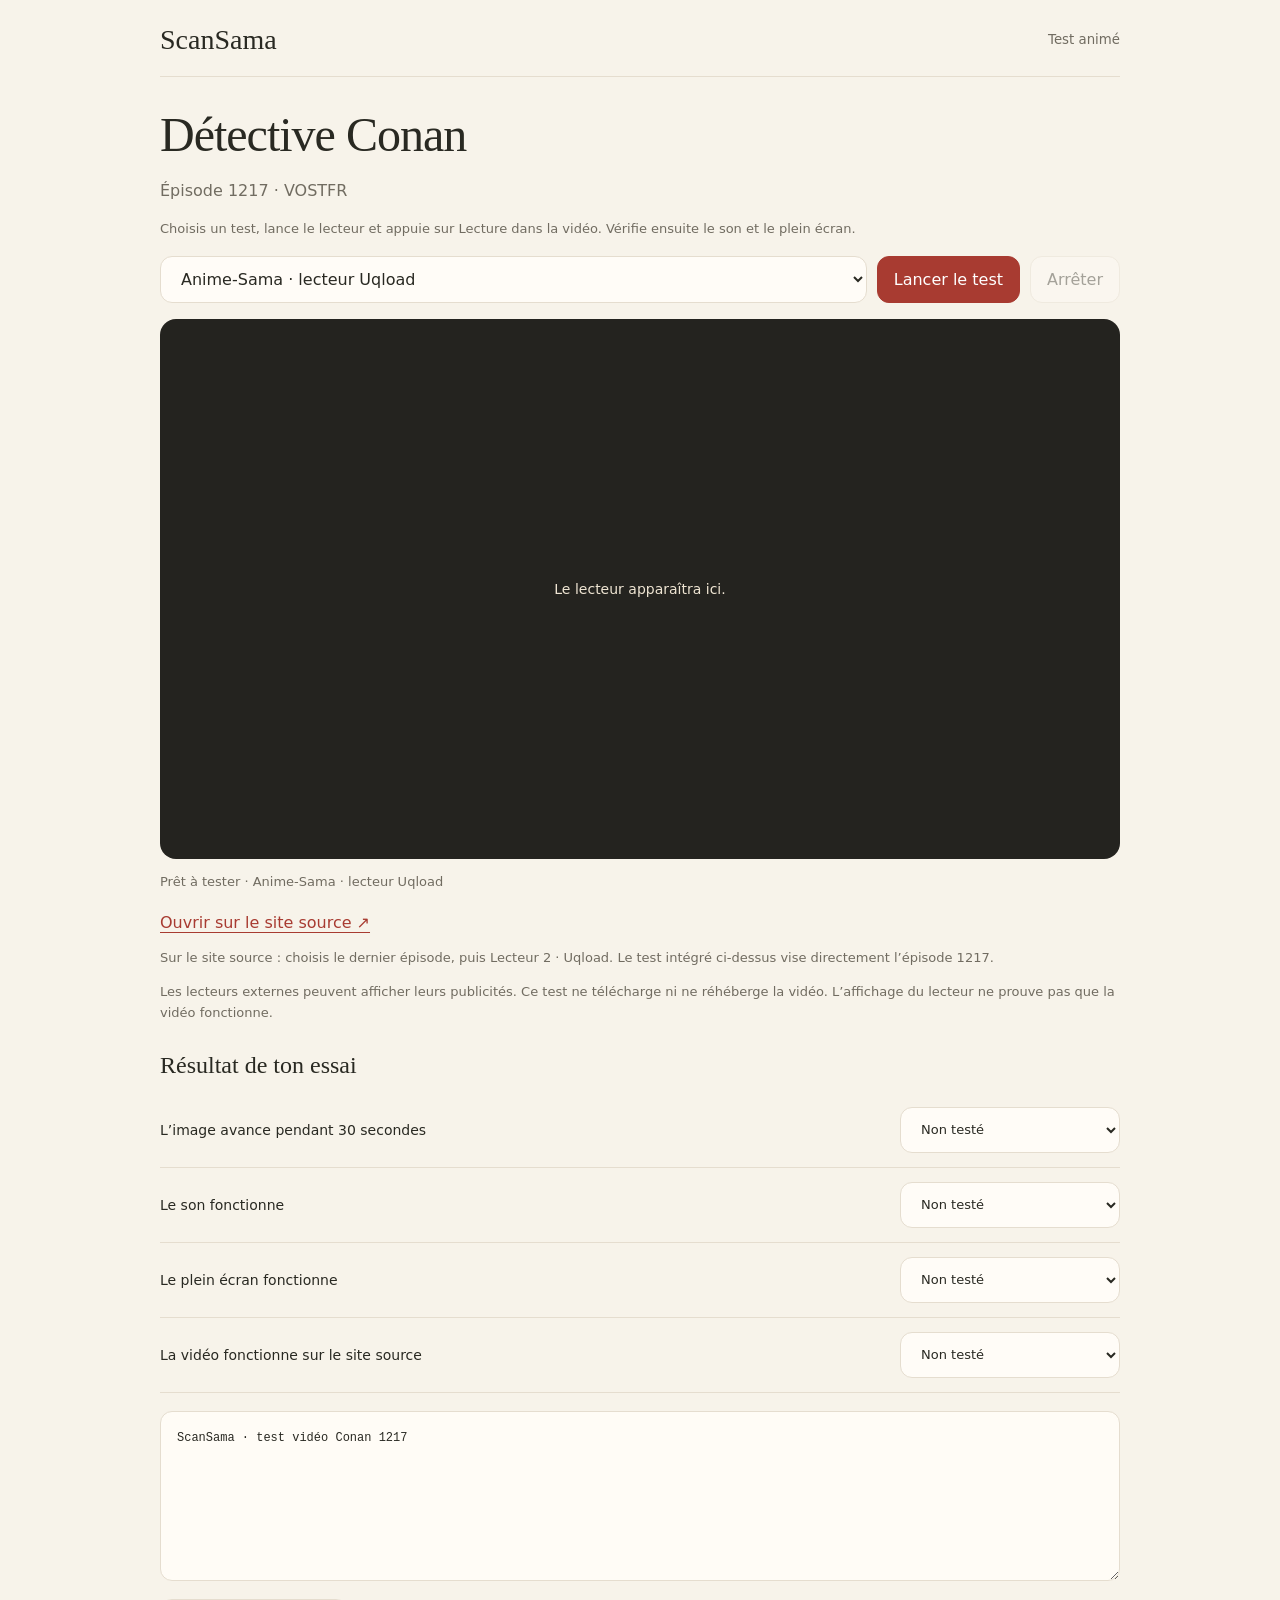
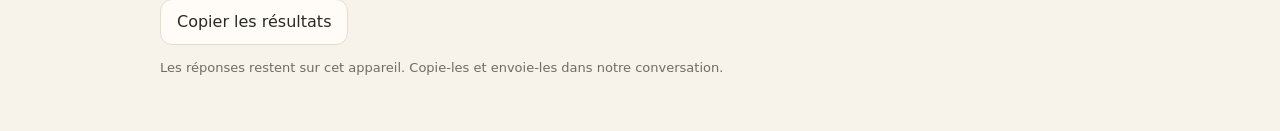
<file: anime-test.html>
<!doctype html><html lang="fr"><head><meta charset="utf-8"><meta name="viewport" content="width=device-width,initial-scale=1,viewport-fit=cover"><meta name="theme-color" content="#f7f3ea"><title>ScanSama · Test animé</title><style>
:root{color-scheme:light;--paper:#f7f3ea;--ink:#292922;--muted:#716c61;--line:#e5ddcf;--red:#a83b31}*{box-sizing:border-box}body{margin:0;background:var(--paper);color:var(--ink);font:16px system-ui,-apple-system,sans-serif;-webkit-font-smoothing:antialiased}main{max-width:1000px;margin:auto;padding:24px 20px max(40px,env(safe-area-inset-bottom))}header{display:flex;align-items:center;justify-content:space-between;padding-bottom:20px;border-bottom:1px solid var(--line)}header a{font:28px Georgia;text-decoration:none;color:var(--ink)}small,p{color:var(--muted);line-height:1.6}h1{font:clamp(32px,6vw,48px)/1.1 Georgia;letter-spacing:-1px;margin:32px 0 12px}h2{font:24px Georgia;margin:28px 0 14px}button,select{font:inherit;min-height:46px;border:1px solid var(--line);border-radius:12px;background:#fffcf7;color:var(--ink);padding:12px 16px}button{cursor:pointer;touch-action:manipulation}button:disabled{opacity:.4;cursor:default}button:active:not(:disabled){transform:scale(.98)}button:focus-visible,a:focus-visible,select:focus-visible,textarea:focus-visible{outline:2px solid var(--red);outline-offset:3px}.primary{background:var(--red);color:white;border-color:var(--red)}a{color:var(--red);text-underline-offset:4px}.row{display:flex;gap:10px;flex-wrap:wrap;margin:16px 0}.row select{flex:1;min-width:200px}.player{position:relative;aspect-ratio:16/9;background:#24231f;border-radius:16px;overflow:hidden;display:grid;place-items:center}.player p{padding:20px;text-align:center;color:#eee4d2;font-size:14px}.player iframe{position:absolute;inset:0;border:0;width:100%;height:100%;background:white}.player.site-page{aspect-ratio:auto;height:min(75dvh,720px);min-height:360px}#status{font-size:13px;min-height:25px}.note{font-size:13px}.test-result{display:grid;grid-template-columns:1fr minmax(160px,220px);gap:12px;align-items:center;padding:14px 0;border-bottom:1px solid var(--line)}.test-result label{font-size:14px}.test-result select{width:100%;font-size:13px}textarea{display:block;width:100%;min-height:170px;margin:18px 0;padding:16px;border:1px solid var(--line);border-radius:12px;background:#fffcf6;font:12px/1.7 ui-monospace,monospace;color:var(--ink)}[hidden]{display:none!important}@media(max-width:520px){.test-result{grid-template-columns:1fr}.test-result select{font-size:16px}.row select{width:100%}main{padding-left:16px;padding-right:16px}}@media(prefers-reduced-motion:reduce){button:active:not(:disabled){transform:none}}
</style></head><body><main><header><a href="./">ScanSama</a><small>Test animé</small></header><h1>Détective Conan</h1><p>Épisode 1217 · VOSTFR</p><p class="note">Choisis un test, lance le lecteur et appuie sur Lecture dans la vidéo. Vérifie ensuite le son et le plein écran.</p><div class="row"><select id="source" aria-label="Source à tester"><option value="uq">Anime-Sama · lecteur Uqload</option><option value="as">Anime-Sama · page complète</option><option value="fr">FRAnime · page complète</option></select><button id="launch" class="primary">Lancer le test</button><button id="stop" disabled>Arrêter</button></div><div id="player" class="player"><p>Le lecteur apparaîtra ici.</p></div><p id="status" role="status">Aucune lecture validée pour le moment.</p><div class="row"><a id="external" href="https://anime-sama.to/catalogue/detective-conan/saison31/vostfr/" target="_blank" rel="noopener noreferrer">Ouvrir sur le site source ↗</a></div><p id="help" class="note"></p><p class="note">Les lecteurs externes peuvent afficher leurs publicités. Ce test ne télécharge ni ne réhéberge la vidéo. L’affichage du lecteur ne prouve pas que la vidéo fonctionne.</p><h2>Résultat de ton essai</h2><div class="test-result"><label for="video">L’image avance pendant 30 secondes</label><select id="video"><option value="Non testé">Non testé</option><option>Oui</option><option>Non</option></select></div><div class="test-result"><label for="sound">Le son fonctionne</label><select id="sound"><option value="Non testé">Non testé</option><option>Oui</option><option>Non</option></select></div><div class="test-result"><label for="fullscreen">Le plein écran fonctionne</label><select id="fullscreen"><option value="Non testé">Non testé</option><option>Oui</option><option>Non</option></select></div><div class="test-result"><label for="outside">La vidéo fonctionne sur le site source</label><select id="outside"><option value="Non testé">Non testé</option><option>Oui</option><option>Non</option></select></div><textarea id="report" readonly aria-label="Résultats à partager"></textarea><button id="copy">Copier les résultats</button><p class="note">Les réponses restent sur cet appareil. Copie-les et envoie-les dans notre conversation.</p></main><script>
const $=id=>document.getElementById(id),sources={uq:{label:'Anime-Sama · lecteur Uqload',embed:'https://uqload.vc/embed-eg60668ddvyl.html',source:'https://anime-sama.to/catalogue/detective-conan/saison31/vostfr/',help:'Sur le site source : choisis le dernier épisode, puis Lecteur 2 · Uqload. Le test intégré ci-dessus vise directement l’épisode 1217.'},as:{label:'Anime-Sama · page complète',embed:'https://anime-sama.to/catalogue/detective-conan/saison31/vostfr/',source:'https://anime-sama.to/catalogue/detective-conan/saison31/vostfr/',help:'Dans la page intégrée, choisis l’épisode 1217 et le lecteur Uqload. La page peut démarrer sur un autre épisode.'},fr:{label:'FRAnime · page complète',embed:'https://franime.fr/anime/detective-conan?s=1&ep=1217&lang=vo&anime_id=210',source:'https://franime.fr/anime/detective-conan?s=1&ep=1217&lang=vo&anime_id=210',help:'Sur FRAnime, appuie sur « Regarder l’épisode ». Si le lecteur reste vide, utilise « Ouvrir sur le site source » et indique le résultat.'}};
let timer=0,generation=0;const answers={};function saveAnswers(){answers[$('source').value]=Object.fromEntries(['video','sound','fullscreen','outside'].map(id=>[id,$(id).value]));report();}function report(){$('report').value='ScanSama · test vidéo Conan 1217\n'+Object.entries(answers).map(([key,a])=>sources[key].label+'\nImage 30 s : '+a.video+'\nSon : '+a.sound+'\nPlein écran : '+a.fullscreen+'\nSur le site source : '+a.outside).join('\n\n');}
function stop(){++generation;clearTimeout(timer);$('player').replaceChildren();const p=document.createElement('p');p.textContent='Le lecteur apparaîtra ici.';$('player').append(p);$('stop').disabled=true;}
function choose(){stop();const c=sources[$('source').value];$('external').href=c.source;$('help').textContent=c.help;$('player').classList.toggle('site-page',$('source').value!=='uq');for(const id of ['video','sound','fullscreen','outside'])$(id).value=answers[$('source').value]?.[id]||'Non testé';$('status').textContent='Prêt à tester · '+c.label;report();}
$('launch').onclick=()=>{stop();const token=generation,c=sources[$('source').value],frame=document.createElement('iframe');frame.title='Test Conan 1217 · '+c.label;frame.allow='fullscreen; picture-in-picture; autoplay';frame.allowFullscreen=true;frame.sandbox='allow-scripts allow-same-origin allow-presentation';frame.onload=()=>{if(token===generation)$('status').textContent='Cadre chargé. Vérifie toi-même si la vidéo démarre.';};frame.src=c.embed;$('player').replaceChildren(frame);$('stop').disabled=false;$('status').textContent='Chargement du lecteur…';timer=setTimeout(()=>{if(token===generation)$('status').textContent='Si la vidéo ne démarre pas, teste le lien vers le site source et indique le résultat ci-dessous.';},18000);};$('stop').onclick=()=>{stop();$('status').textContent='Lecture arrêtée.';};$('source').onchange=choose;for(const id of ['video','sound','fullscreen','outside'])$(id).onchange=saveAnswers;$('copy').onclick=async()=>{saveAnswers();try{await navigator.clipboard.writeText($('report').value);$('status').textContent='Résultats copiés.';}catch{$('report').focus();$('report').select();$('status').textContent='Sélectionne et copie les résultats ci-dessus.';}};addEventListener('pagehide',stop);choose();
</script></body></html>
</file>
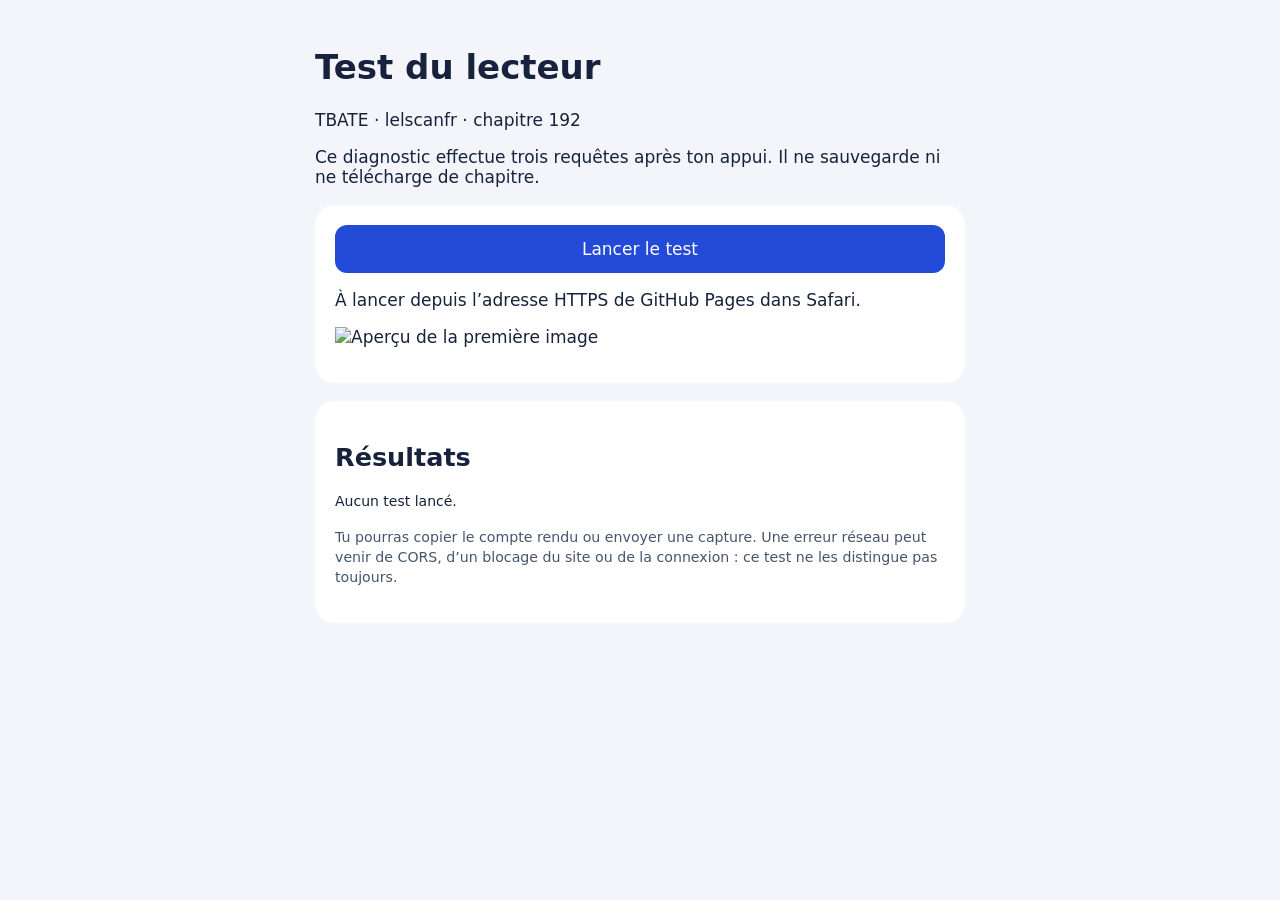
<file: diagnostic.html>
<!doctype html>
<html lang="fr"><meta charset="utf-8"><meta name="viewport" content="width=device-width,initial-scale=1"><title>Test du lecteur</title>
<style>body{font:17px system-ui;background:#f3f5fa;color:#17233c;max-width:650px;margin:auto;padding:24px}section{background:white;padding:20px;border-radius:20px;margin:18px 0}button{font:inherit;background:#244bd8;color:white;border:0;border-radius:12px;padding:14px;width:100%}img{display:block;max-width:100%;max-height:360px;object-fit:contain;margin:16px auto}pre{white-space:pre-wrap;overflow-wrap:anywhere;font:14px system-ui}small{color:#46556c}textarea{box-sizing:border-box;width:100%;height:210px;font:14px system-ui}</style>
<h1>Test du lecteur</h1><p>TBATE · lelscanfr · chapitre 192</p><p>Ce diagnostic effectue trois requêtes après ton appui. Il ne sauvegarde ni ne télécharge de chapitre.</p>
<section><button id="start">Lancer le test</button><p id="state" role="status">À lancer depuis l’adresse HTTPS de GitHub Pages dans Safari.</p><img id="preview" alt="Aperçu de la première image" hidden></section>
<section><h2>Résultats</h2><pre id="details" aria-live="polite">Aucun test lancé.</pre><textarea id="report" readonly aria-label="Compte rendu à copier" hidden></textarea><p><small>Tu pourras copier le compte rendu ou envoyer une capture. Une erreur réseau peut venir de CORS, d’un blocage du site ou de la connexion : ce test ne les distingue pas toujours.</small></p></section>
<script>
const chapter='https://www.lelscanfr.com/manga/the-beginning-after-the-end/192';
const imageURL='https://www.lelscanfr.com/storage/content/the-beginning-after-the-end/192/67b1f2a40eb74.webp';
const start=document.querySelector('#start'),preview=document.querySelector('#preview'),details=document.querySelector('#details'),state=document.querySelector('#state'),report=document.querySelector('#report');
let lines=[];function log(s){lines.push(s);details.textContent=lines.join('\n\n')}
async function fetchCheck(url,kind){const controller=new AbortController();const timer=setTimeout(()=>controller.abort(),18000);try{const r=await fetch(url,{mode:'cors',credentials:'omit',cache:'no-store',signal:controller.signal});if(!r.ok)throw new Error('HTTP '+r.status);const type=r.headers.get('content-type')||'';if(kind==='image'){if(!type.startsWith('image/'))throw new Error('Réponse non image');const b=await r.blob();if(!b.size)throw new Error('Image vide');log('2. Accès aux octets de l’image : OUI ('+b.size+' octets). Base technique du hors connexion, sans validation du stockage.')}else{const t=await r.text();const doc=new DOMParser().parseFromString(t,'text/html');const imgs=[...doc.images].filter(i=>(i.alt||'').includes('192')||/\/192\//.test(i.getAttribute('src')||i.getAttribute('data-src')||''));log('3. Récupération du chapitre : HTTP 200. Images candidates : '+imgs.length+'. Titre reçu : '+(doc.title||'absent')+'. '+(imgs.length?'Structure à confirmer par un connecteur.':'Le lecteur n’est pas validé : réponse à examiner.'))}}catch(e){log((kind==='image'?'2. Accès aux octets de l’image':'3. Récupération du chapitre')+' : ÉCHEC ('+e.message+').')}finally{clearTimeout(timer)}}
async function displayCheck(){return new Promise(resolve=>{let settled=false;const done=s=>{if(settled)return;settled=true;clearTimeout(timer);preview.onload=null;preview.onerror=null;log(s);resolve()};const timer=setTimeout(()=>done('1. Affichage de l’image : délai dépassé.'),18000);preview.onload=()=>done('1. Affichage de l’image : OUI ('+preview.naturalWidth+' × '+preview.naturalHeight+').');preview.onerror=()=>done('1. Affichage de l’image : ÉCHEC.');preview.hidden=false;preview.src=imageURL})}
start.onclick=async()=>{start.disabled=true;lines=[];preview.removeAttribute('src');report.hidden=true;state.textContent='Tests en cours…';log('Origine : '+location.origin+'\nDate : '+new Date().toISOString());if(location.protocol!=='https:'){log('Attention : recommencer depuis GitHub Pages en HTTPS. Un fichier local ne reproduit pas le test final.')}try{await Promise.all([displayCheck(),fetchCheck(imageURL,'image'),fetchCheck(chapter,'chapter')]);state.textContent='Tests terminés. Copie les résultats ci-dessous.'}finally{report.value=lines.join('\n\n');report.hidden=false;start.disabled=false}};
</script></html>
</file>
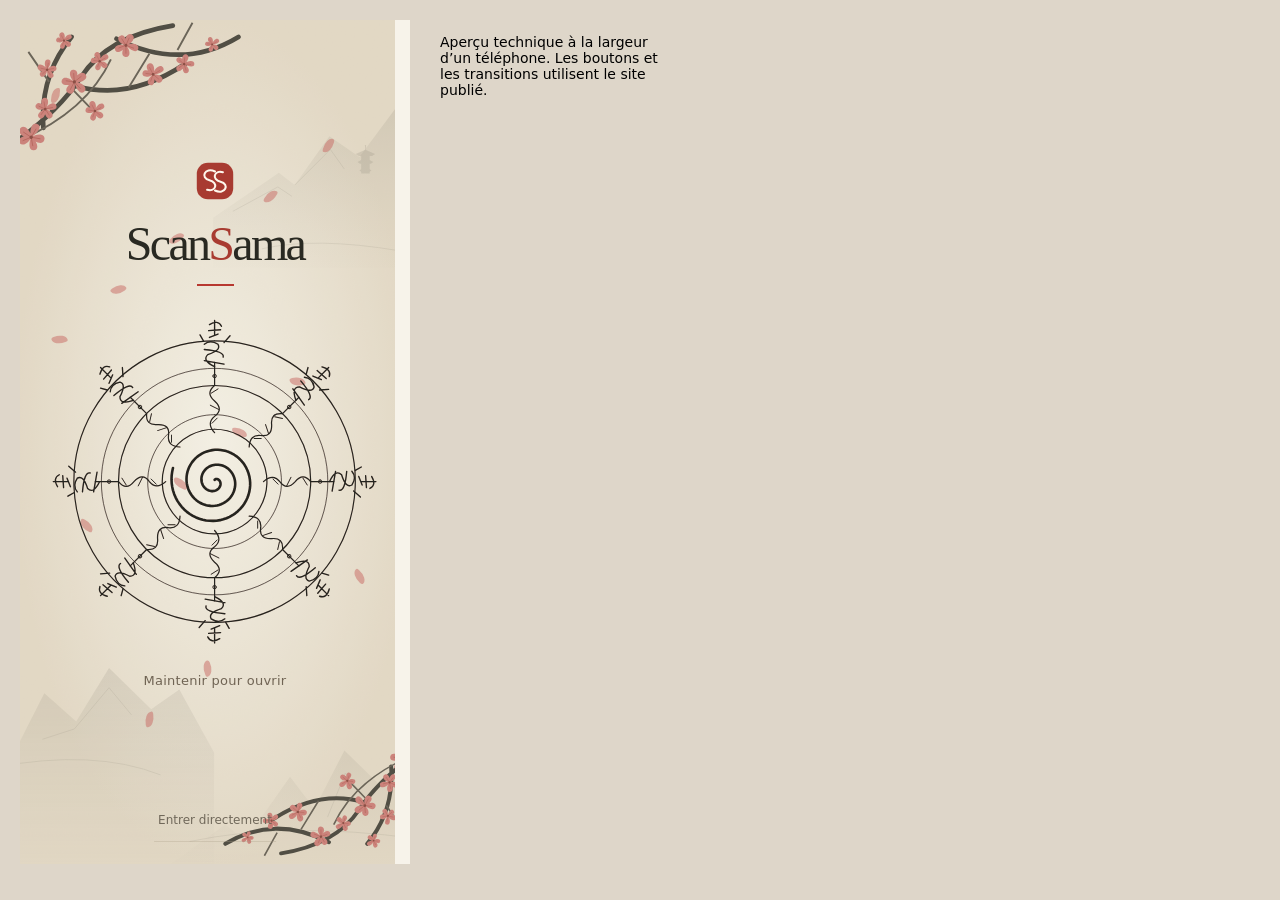
<file: portal-mobile-preview.html>
<!doctype html><html lang="fr"><head><meta charset="utf-8"><title>ScanSama — contrôle mobile</title><meta name="viewport" content="width=device-width,initial-scale=1"><style>body{margin:0;padding:20px;background:#ded6c9;display:flex;gap:30px;align-items:flex-start;font:14px system-ui}iframe{border:0;width:390px;height:844px;flex-shrink:0;background:#f7f3ea}p{max-width:240px}</style></head><body><iframe src="./index.html?v=2#choose" title="ScanSama — iPhone 390 par 844"></iframe><p>Aperçu technique à la largeur d’un téléphone. Les boutons et les transitions utilisent le site publié.</p></body></html>
</file>
